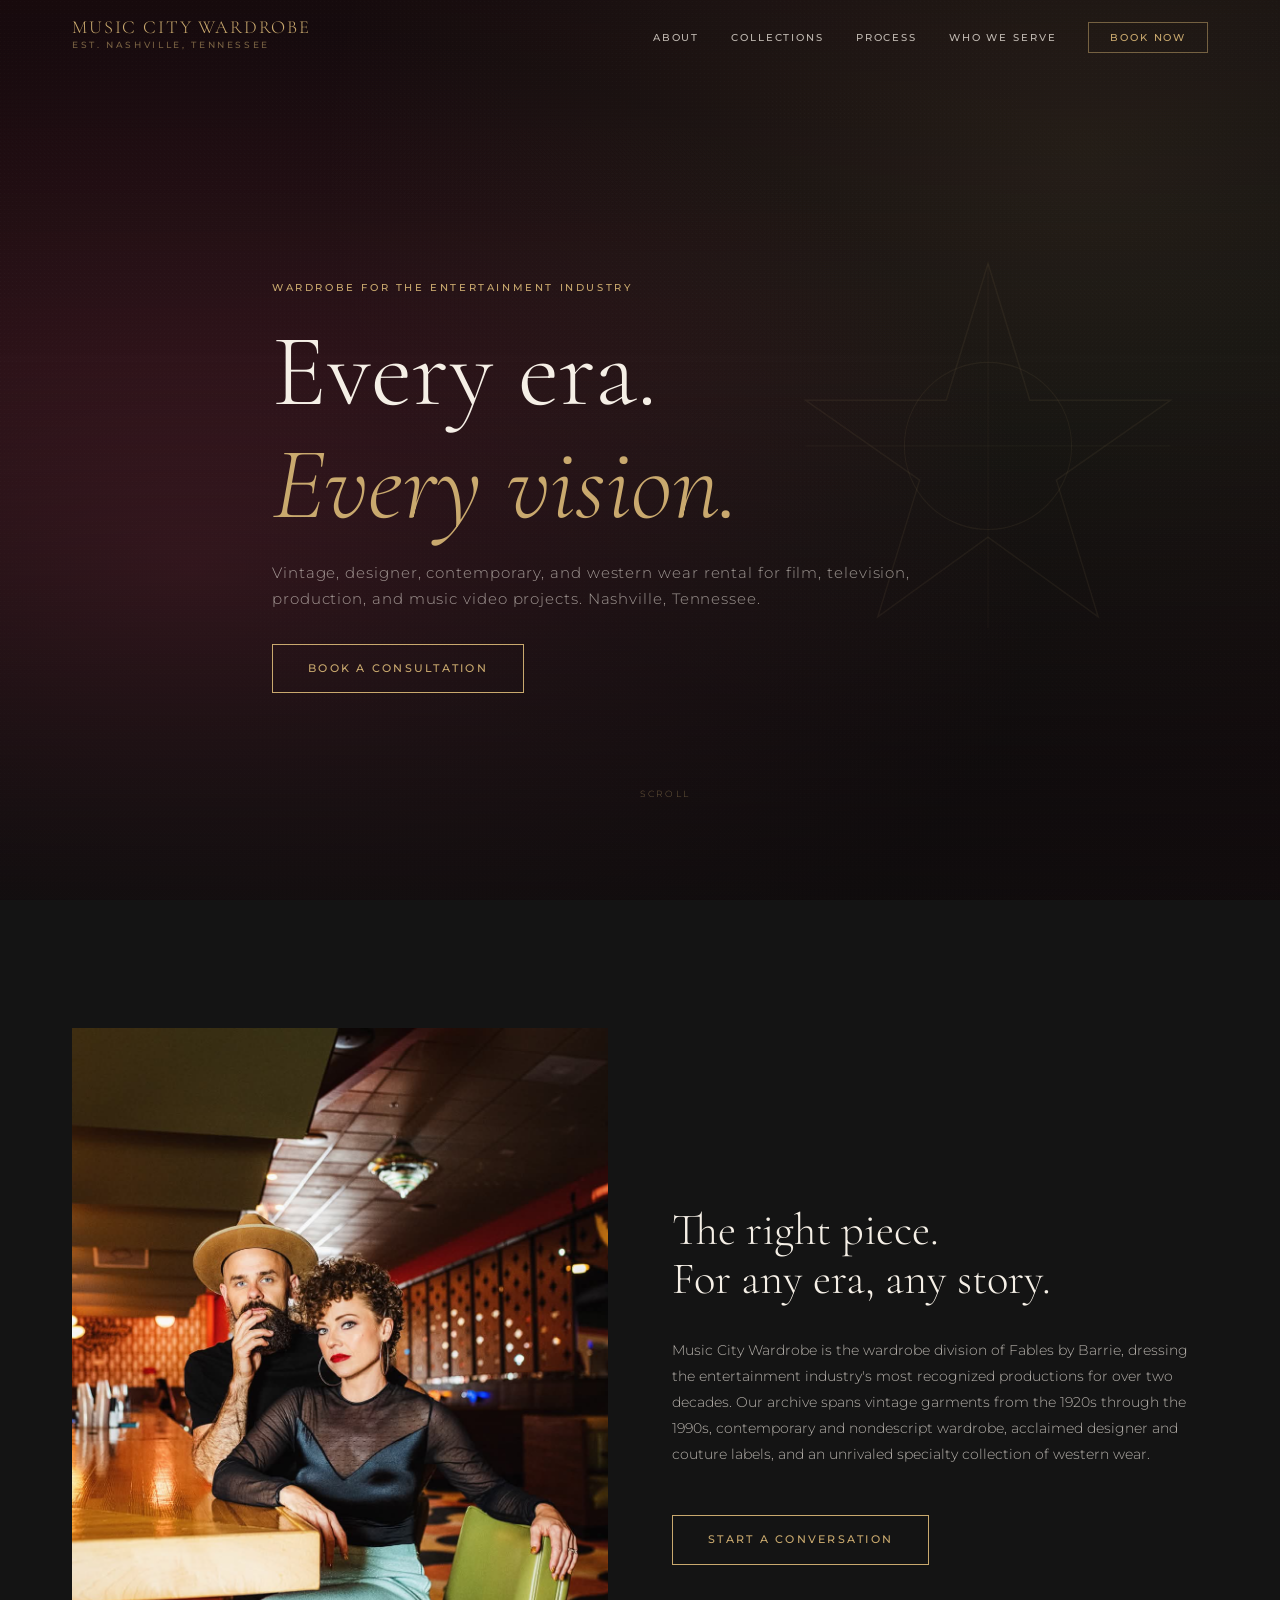
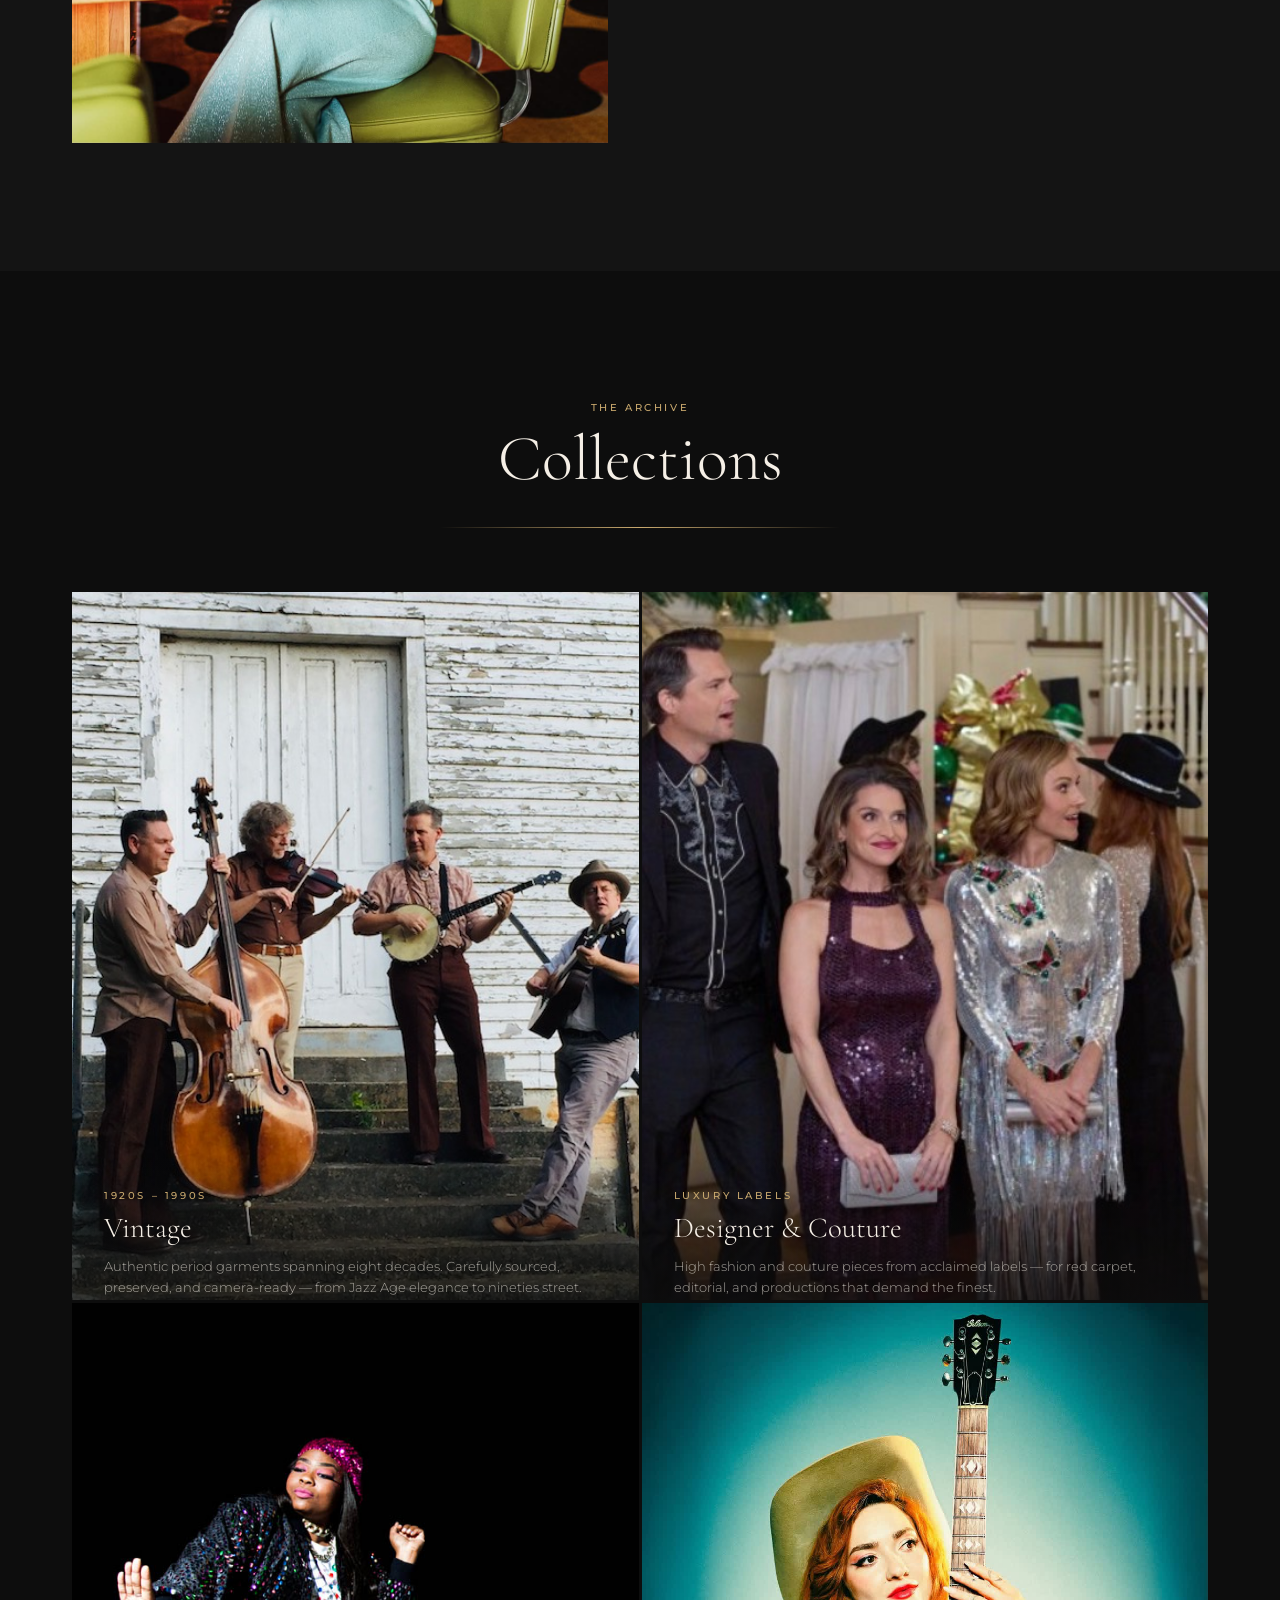
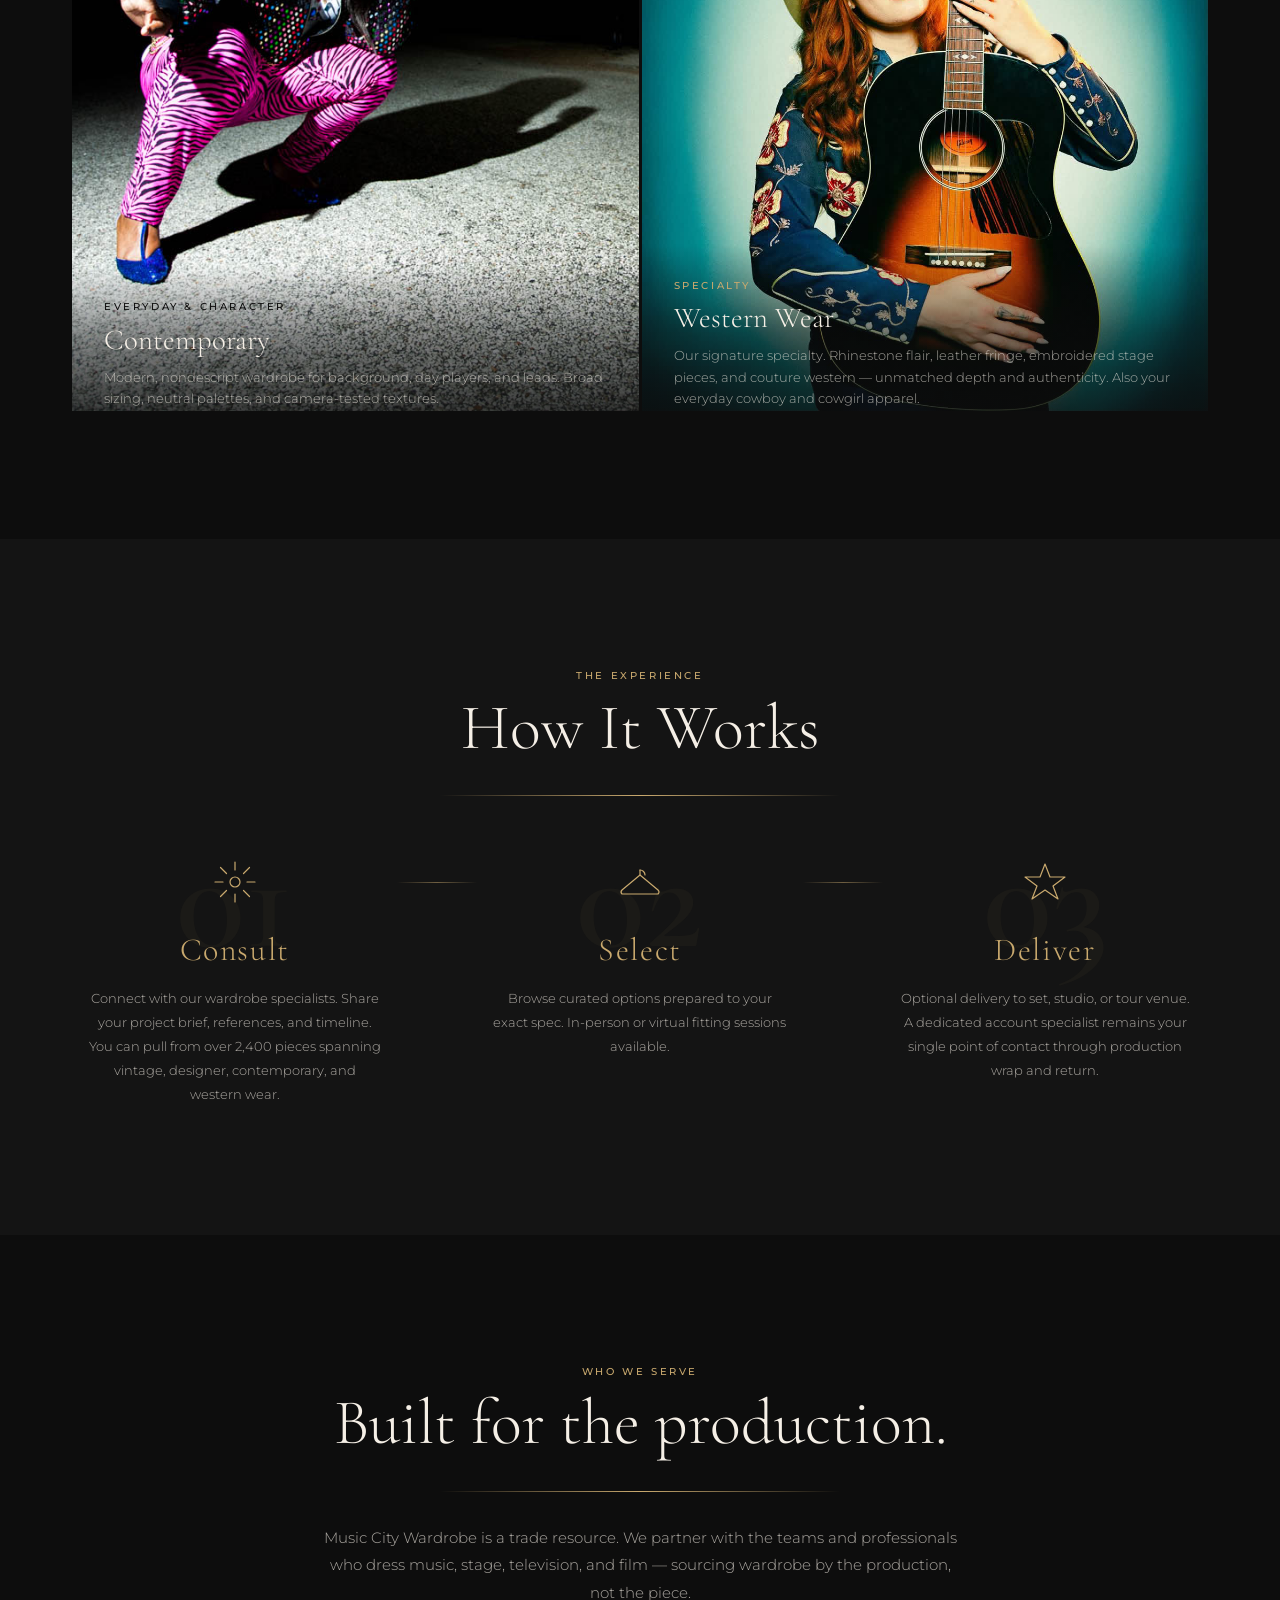
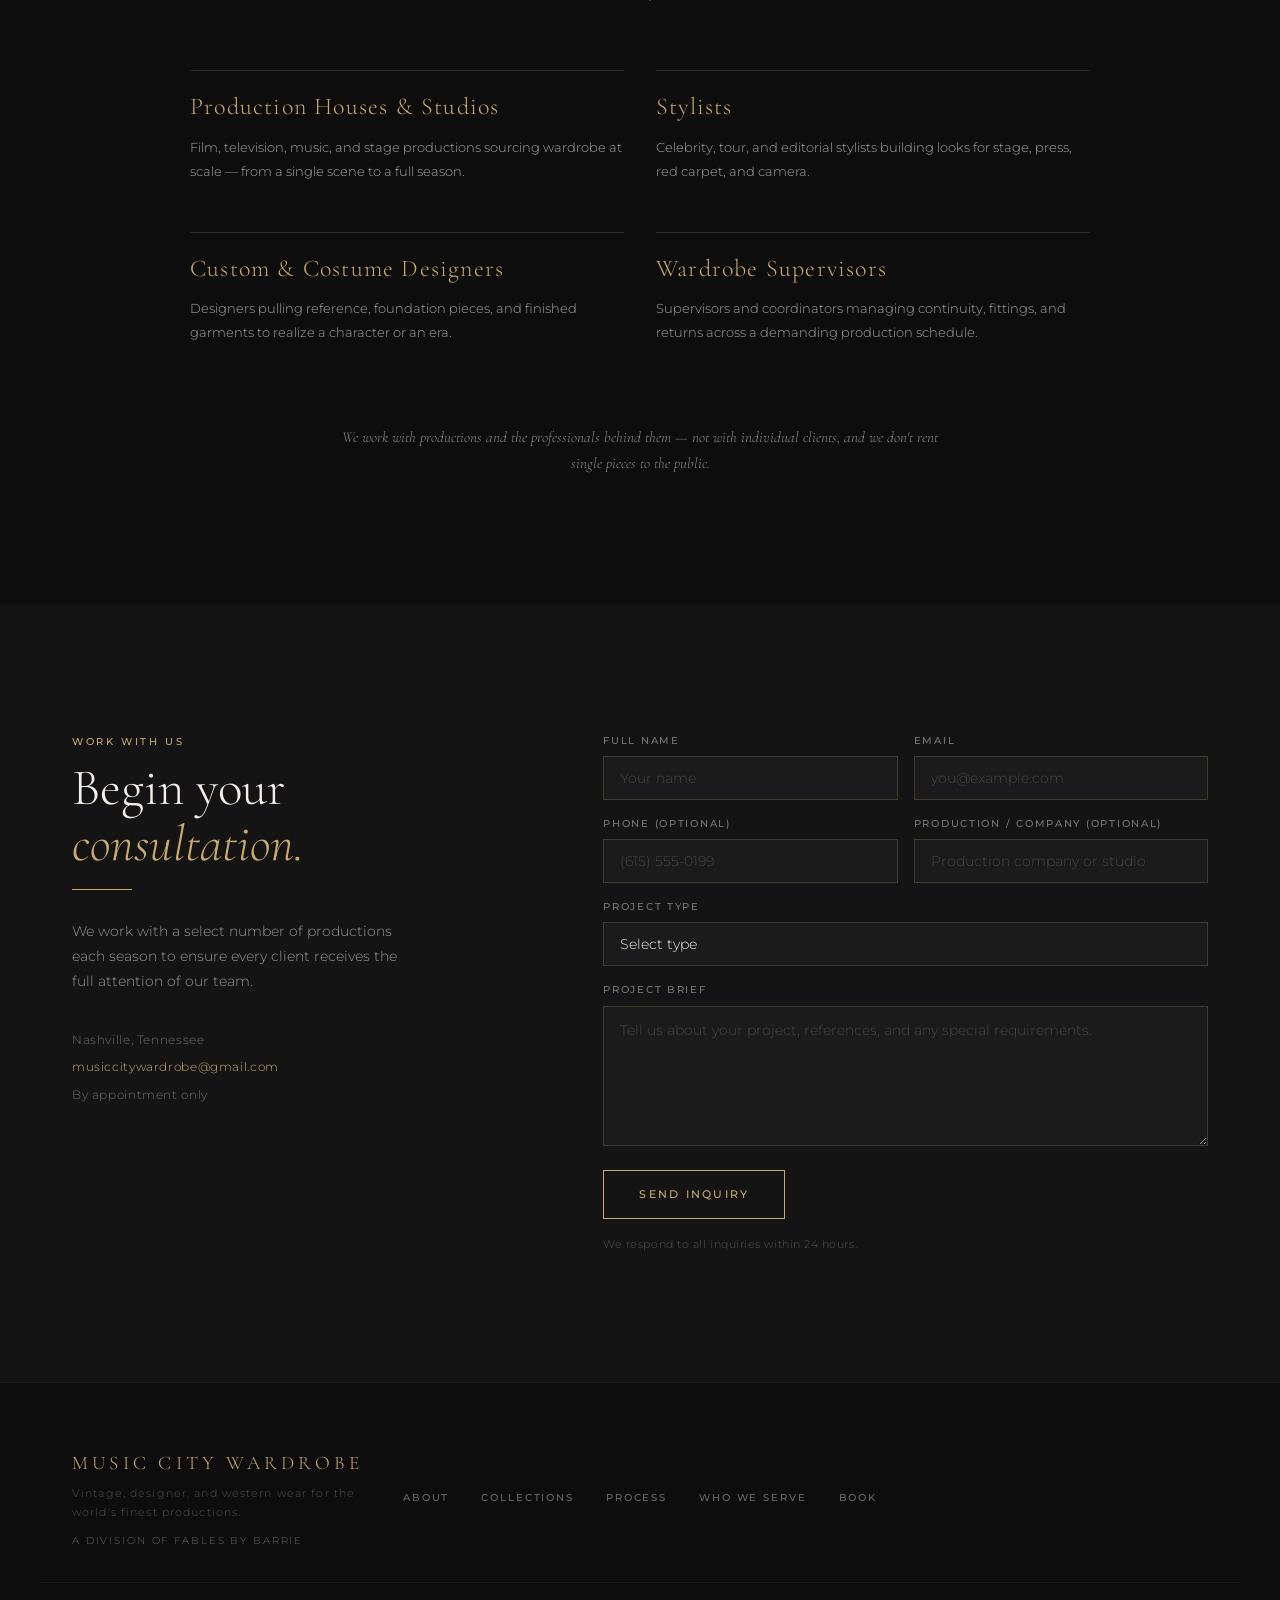
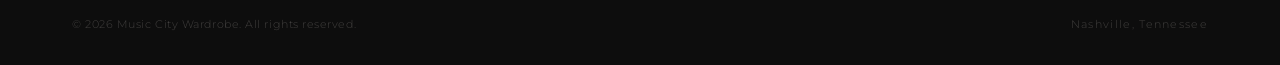
<file: index.html>
<!DOCTYPE html>
<html lang="en">
<head>
  <meta charset="UTF-8">
  <meta name="viewport" content="width=device-width, initial-scale=1.0">

  <!-- Primary meta -->
  <title>Music City Wardrobe | Nashville Wardrobe Rental for Film, TV &amp; Music</title>
  <meta name="description" content="Nashville wardrobe & costume rental for film, television, music video, and red carpet — vintage, designer, contemporary, and western wear for the entertainment industry.">
  <link rel="canonical" href="https://musiccitywardrobe.com/">
  <meta name="robots" content="index, follow">
  <meta name="theme-color" content="#0D0D0D">
  <meta name="geo.region" content="US-TN">
  <meta name="geo.placename" content="Nashville">

  <!-- Open Graph -->
  <meta property="og:type" content="website">
  <meta property="og:site_name" content="Music City Wardrobe">
  <meta property="og:title" content="Music City Wardrobe — Nashville Wardrobe Rental for Film, TV & Music">
  <meta property="og:description" content="Nashville wardrobe & costume rental for film, television, music video, and red carpet — vintage, designer, contemporary, and western wear for the entertainment industry.">
  <meta property="og:url" content="https://musiccitywardrobe.com/">
  <meta property="og:image" content="https://musiccitywardrobe.com/images/og-image.jpg">
  <meta property="og:image:width" content="1200">
  <meta property="og:image:height" content="630">
  <meta property="og:image:alt" content="Music City Wardrobe — Est. Nashville, Tennessee">
  <meta property="og:locale" content="en_US">

  <!-- Twitter -->
  <meta name="twitter:card" content="summary_large_image">
  <meta name="twitter:title" content="Music City Wardrobe — Nashville Wardrobe Rental for Film, TV & Music">
  <meta name="twitter:description" content="Nashville wardrobe & costume rental for film, television, music video, and red carpet — vintage, designer, contemporary, and western wear.">
  <meta name="twitter:image" content="https://musiccitywardrobe.com/images/og-image.jpg">

  <!-- Icons -->
  <link rel="icon" type="image/png" sizes="32x32" href="/favicon-32.png">
  <link rel="icon" type="image/png" sizes="16x16" href="/favicon-16.png">
  <link rel="apple-touch-icon" href="/apple-touch-icon.png">
  <link rel="manifest" href="/site.webmanifest">

  <!-- Fonts & styles -->
  <link rel="preconnect" href="https://fonts.googleapis.com">
  <link rel="preconnect" href="https://fonts.gstatic.com" crossorigin>
  <link href="https://fonts.googleapis.com/css2?family=Cormorant+Garamond:ital,wght@0,300;0,400;0,600;1,300;1,400;1,600&family=Montserrat:wght@300;400;500&display=swap" rel="stylesheet">
  <link rel="stylesheet" href="style.css">

  <!-- Structured data: LocalBusiness -->
  <script type="application/ld+json">
  {
    "@context": "https://schema.org",
    "@type": "LocalBusiness",
    "@id": "https://musiccitywardrobe.com/#business",
    "name": "Music City Wardrobe",
    "description": "Wardrobe and costume rental for film, television, music, and red carpet — vintage, designer, contemporary, and western wear for the entertainment industry.",
    "url": "https://musiccitywardrobe.com/",
    "logo": "https://musiccitywardrobe.com/images/logo.png",
    "image": "https://musiccitywardrobe.com/images/og-image.jpg",
    "email": "musiccitywardrobe@gmail.com",
    "address": {
      "@type": "PostalAddress",
      "addressLocality": "Nashville",
      "addressRegion": "TN",
      "addressCountry": "US"
    },
    "areaServed": [
      { "@type": "Place", "name": "Nashville, Tennessee" },
      { "@type": "Country", "name": "United States" }
    ],
    "parentOrganization": { "@type": "Organization", "name": "Fables by Barrie" },
    "knowsAbout": [
      "Wardrobe rental",
      "Costume rental",
      "Vintage clothing",
      "Western wear",
      "Designer and couture wardrobe",
      "Film and television wardrobe"
    ],
    "makesOffer": [
      { "@type": "Offer", "itemOffered": { "@type": "Service", "name": "Vintage wardrobe rental" } },
      { "@type": "Offer", "itemOffered": { "@type": "Service", "name": "Designer & couture wardrobe rental" } },
      { "@type": "Offer", "itemOffered": { "@type": "Service", "name": "Contemporary wardrobe rental" } },
      { "@type": "Offer", "itemOffered": { "@type": "Service", "name": "Western wear rental" } }
    ]
  }
  </script>
</head>
<body>

  <!-- ══════════════════════════════════════════
       NAVIGATION
  ══════════════════════════════════════════ -->
  <nav id="main-nav" role="navigation" aria-label="Main navigation">
    <div class="nav-inner container">
      <a href="#hero" class="nav-logo" aria-label="Music City Wardrobe — home">
        <div>
          <span class="nav-logo__wordmark">Music City Wardrobe</span>
          <span class="nav-logo__sub">Est. Nashville, Tennessee</span>
        </div>
      </a>

      <ul class="nav-links" role="list">
        <li><a href="#about"       class="nav-link">About</a></li>
        <li><a href="#collections" class="nav-link">Collections</a></li>
        <li><a href="#process"     class="nav-link">Process</a></li>
        <li><a href="#who-we-serve" class="nav-link">Who We Serve</a></li>
        <li><a href="#contact"     class="nav-link nav-link--cta">Book Now</a></li>
      </ul>

      <button class="nav-hamburger" aria-label="Open navigation menu" aria-expanded="false" aria-controls="nav-mobile">
        <span></span>
        <span></span>
        <span></span>
      </button>
    </div>

    <div class="nav-mobile" id="nav-mobile" aria-hidden="true" role="dialog" aria-label="Mobile navigation">
      <ul role="list">
        <li><a href="#about"       class="nav-mobile__link">About</a></li>
        <li><a href="#collections" class="nav-mobile__link">Collections</a></li>
        <li><a href="#process"     class="nav-mobile__link">Process</a></li>
        <li><a href="#who-we-serve" class="nav-mobile__link">Who We Serve</a></li>
        <li><a href="#contact"     class="nav-mobile__link">Book a Consultation</a></li>
      </ul>
    </div>
  </nav>

  <!-- ══════════════════════════════════════════
       HERO
  ══════════════════════════════════════════ -->
  <section id="hero" class="hero" aria-label="Hero">
    <div class="hero__bg" aria-hidden="true"></div>
    <div class="hero__overlay" aria-hidden="true"></div>

    <!-- Decorative large star ornament -->
    <div class="hero__ornament" aria-hidden="true">
      <svg width="380" height="380" viewBox="0 0 100 100" fill="none" xmlns="http://www.w3.org/2000/svg">
        <polygon points="50,2 61,38 98,38 68,59 79,95 50,74 21,95 32,59 2,38 39,38" stroke="currentColor" stroke-width="0.4" fill="none"/>
        <circle cx="50" cy="50" r="22" stroke="currentColor" stroke-width="0.3" fill="none"/>
        <line x1="50" y1="2" x2="50" y2="98" stroke="currentColor" stroke-width="0.2"/>
        <line x1="2" y1="50" x2="98" y2="50" stroke="currentColor" stroke-width="0.2"/>
      </svg>
    </div>

    <div class="hero__content container">
      <h1 class="overline hero__overline">Wardrobe for the Entertainment Industry</h1>
      <p class="display-heading hero__title">
        Every era.
        <em>Every vision.</em>
      </p>
      <p class="hero__sub">
        Vintage, designer, contemporary, and western wear rental for film,
        television, production, and music video projects. Nashville, Tennessee.
      </p>
      <a href="#contact" class="btn-primary hero__cta">Book a Consultation</a>
    </div>

    <div class="hero__scroll-hint" aria-hidden="true">
      <span class="hero__scroll-label">Scroll</span>
      <span class="hero__scroll-line"></span>
    </div>
  </section>

  <!-- ══════════════════════════════════════════
       ABOUT
  ══════════════════════════════════════════ -->
  <section id="about" class="section section--mid">
    <div class="container about__grid">

      <div class="about__visual reveal">
        <div class="about__img-frame">
          <img class="about__img-placeholder"
               src="images/about.jpg"
               alt="Inside the Music City Wardrobe archive in Nashville, Tennessee"
               width="1196" height="1495" loading="lazy" decoding="async">
        </div>
      </div>

      <div class="about__text">
        
        <h2 class="display-heading about__heading reveal">
          The right piece.<br>For any era, any story.
        </h2>
        <p class="about__body reveal">
          Music City Wardrobe is the wardrobe division of Fables by Barrie,
          dressing the entertainment industry's most recognized productions
          for over two decades. Our archive spans vintage garments from the
          1920s through the 1990s, contemporary and nondescript wardrobe,
          acclaimed designer and couture labels, and an unrivaled specialty
          collection of western wear.
        </p>
<!--
        <div class="about__stat-row reveal">
          <div>
            <span class="about__stat-num">2,400+</span>
            <span class="about__stat-label">Archive Pieces</span>
          </div>
          <div>
            <span class="about__stat-num">26</span>
            <span class="about__stat-label">Years Serving the Industry</span>
          </div>
          <div>
            <span class="about__stat-num">400+</span>
            <span class="about__stat-label">Productions Dressed</span>
          </div>
        </div>
      -->
        <a href="#contact" class="btn-primary about__cta reveal">Start a Conversation</a>
      </div>

    </div>
  </section>

  <!-- ══════════════════════════════════════════
       COLLECTIONS
  ══════════════════════════════════════════ -->
  <section id="collections" class="section section--dark">
    <div class="container">
      <div class="collections__header">
        <p class="overline reveal">The Archive</p>
        <h2 class="display-heading collections__heading reveal">Collections</h2>
        <hr class="gold-divider reveal" aria-hidden="true">
      </div>

      <div class="collections__grid">

        <article class="collection-card reveal" data-index="0">
          <img class="collection-card__img collection-card__img--stage"
               src="images/vintage.jpg" alt="Vintage garments from the Music City Wardrobe archive, spanning the 1920s through the 1990s"
               width="587" height="640" loading="lazy" decoding="async">
          <div class="collection-card__body">
            <span class="collection-card__label overline">1920s – 1990s</span>
            <h3 class="collection-card__title">Vintage</h3>
            <p class="collection-card__desc">
              Authentic period garments spanning eight decades. Carefully sourced,
              preserved, and camera-ready — from Jazz Age elegance to nineties street.
            </p>
          </div>
        </article>

        <article class="collection-card reveal" data-index="1">
          <img class="collection-card__img collection-card__img--film"
               src="images/designer.jpg" alt="Designer and couture wardrobe pieces for red carpet, editorial, and film productions"
               width="906" height="606" loading="lazy" decoding="async">
          <div class="collection-card__body">
            <span class="collection-card__label overline">Luxury Labels</span>
            <h3 class="collection-card__title">Designer &amp; Couture</h3>
            <p class="collection-card__desc">
              High fashion and couture pieces from acclaimed labels — for red carpet,
              editorial, and productions that demand the finest.
            </p>
          </div>
        </article>

        <article class="collection-card reveal" data-index="2">
          <img class="collection-card__img collection-card__img--editorial"
               src="images/contemporary.jpg" alt="Contemporary wardrobe rental for background actors, day players, and leads"
               width="1200" height="800" loading="lazy" decoding="async">
          <div class="collection-card__body">
            <span class="collection-card__label overline">Everyday &amp; Character</span>
            <h3 class="collection-card__title">Contemporary</h3>
            <p class="collection-card__desc">
              Modern, nondescript wardrobe for background, day players, and leads.
              Broad sizing, neutral palettes, and camera-tested textures.
            </p>
          </div>
        </article>

        <article class="collection-card reveal" data-index="3">
          <img class="collection-card__img collection-card__img--redcarpet"
               src="images/western-wear.jpg" alt="Western wear rental in Nashville — rhinestone, leather fringe, and embroidered stage pieces"
               width="1080" height="1350" loading="lazy" decoding="async">
          <div class="collection-card__body">
            <span class="collection-card__label overline">Specialty</span>
            <h3 class="collection-card__title">Western Wear</h3>
            <p class="collection-card__desc">
              Our signature specialty. Rhinestone flair, leather fringe, embroidered
              stage pieces, and couture western — unmatched depth and authenticity. Also your everyday cowboy and cowgirl apparel.
            </p>
          </div>
        </article>

      </div>
    </div>
  </section>

  <!-- ══════════════════════════════════════════
       HOW IT WORKS
  ══════════════════════════════════════════ -->
  <section id="process" class="section section--mid">
    <div class="container">
      <div class="process__header">
        <p class="overline reveal">The Experience</p>
        <h2 class="display-heading process__heading reveal">How It Works</h2>
        <hr class="gold-divider reveal" aria-hidden="true">
      </div>

      <div class="process__steps">

        <div class="process-step reveal" data-index="0">
          <span class="process-step__bg-num" aria-hidden="true">01</span>
          <div class="process-step__icon" aria-hidden="true">
            <!-- Spur / rowel SVG icon -->
            <svg viewBox="0 0 44 44" fill="none" stroke="currentColor" stroke-width="1.2" stroke-linecap="round" stroke-linejoin="round" xmlns="http://www.w3.org/2000/svg">
              <circle cx="22" cy="22" r="5"/>
              <line x1="22" y1="2"  x2="22" y2="10"/>
              <line x1="22" y1="34" x2="22" y2="42"/>
              <line x1="2"  y1="22" x2="10" y2="22"/>
              <line x1="34" y1="22" x2="42" y2="22"/>
              <line x1="7.5"  y1="7.5"  x2="13.5" y2="13.5"/>
              <line x1="30.5" y1="30.5" x2="36.5" y2="36.5"/>
              <line x1="36.5" y1="7.5"  x2="30.5" y2="13.5"/>
              <line x1="13.5" y1="30.5" x2="7.5"  y2="36.5"/>
            </svg>
          </div>
          <h3 class="process-step__title">Consult</h3>
          <p class="process-step__desc">
            Connect with our wardrobe specialists. Share your project brief,
            references, and timeline. You can pull from over 2,400 pieces spanning
            vintage, designer, contemporary, and western wear.
          </p>
        </div>

        <div class="process-connector" aria-hidden="true">
          <span class="process-connector__line"></span>
        </div>

        <div class="process-step reveal" data-index="1">
          <span class="process-step__bg-num" aria-hidden="true">02</span>
          <div class="process-step__icon" aria-hidden="true">
            <!-- Hanger SVG icon -->
            <svg viewBox="0 0 44 44" fill="none" stroke="currentColor" stroke-width="1.2" stroke-linecap="round" stroke-linejoin="round" xmlns="http://www.w3.org/2000/svg">
              <path d="M22 10 A5 5 0 0 1 27 15"/>
              <path d="M22 10 L22 15"/>
              <path d="M22 15 L4 30 Q2 32 4 34 L40 34 Q42 32 40 30 Z"/>
            </svg>
          </div>
          <h3 class="process-step__title">Select</h3>
          <p class="process-step__desc">
            Browse curated options prepared to your exact spec. In-person or
            virtual fitting sessions available.
          </p>
        </div>

        <div class="process-connector" aria-hidden="true">
          <span class="process-connector__line"></span>
        </div>

        <div class="process-step reveal" data-index="2">
          <span class="process-step__bg-num" aria-hidden="true">03</span>
          <div class="process-step__icon" aria-hidden="true">
            <!-- Star SVG icon -->
            <svg viewBox="0 0 44 44" fill="none" stroke="currentColor" stroke-width="1.2" stroke-linecap="round" stroke-linejoin="round" xmlns="http://www.w3.org/2000/svg">
              <polygon points="22,4 27,17 42,17 30,26 35,39 22,30 9,39 14,26 2,17 17,17"/>
            </svg>
          </div>
          <h3 class="process-step__title">Deliver</h3>
          <p class="process-step__desc">
            Optional delivery to set, studio, or tour venue. A dedicated
            account specialist remains your single point of contact through
            production wrap and return.
          </p>
        </div>

      </div>
    </div>
  </section>

  <!-- ══════════════════════════════════════════
       CLIENTS / TESTIMONIALS
  ══════════════════════════════════════════ -->

  <!-- ══════════════════════════════════════════
       WHO WE SERVE
  ══════════════════════════════════════════ -->
  <section id="who-we-serve" class="section section--dark">
    <div class="container">
      <div class="audience__header">
        <p class="overline reveal">Who We Serve</p>
        <h2 class="display-heading audience__heading reveal">Built for the production.</h2>
        <hr class="gold-divider reveal" aria-hidden="true">
        <p class="audience__lead reveal">
          Music City Wardrobe is a trade resource. We partner with the teams and professionals
          who dress music, stage, television, and film — sourcing wardrobe by the production,
          not the piece.
        </p>
      </div>

      <div class="audience__grid">

        <div class="audience__item reveal" data-index="0">
          <h3 class="audience__name">Production Houses &amp; Studios</h3>
          <p class="audience__desc">
            Film, television, music, and stage productions sourcing wardrobe at scale —
            from a single scene to a full season.
          </p>
        </div>

        <div class="audience__item reveal" data-index="1">
          <h3 class="audience__name">Stylists</h3>
          <p class="audience__desc">
            Celebrity, tour, and editorial stylists building looks for stage, press,
            red carpet, and camera.
          </p>
        </div>

        <div class="audience__item reveal" data-index="2">
          <h3 class="audience__name">Custom &amp; Costume Designers</h3>
          <p class="audience__desc">
            Designers pulling reference, foundation pieces, and finished garments to
            realize a character or an era.
          </p>
        </div>

        <div class="audience__item reveal" data-index="3">
          <h3 class="audience__name">Wardrobe Supervisors</h3>
          <p class="audience__desc">
            Supervisors and coordinators managing continuity, fittings, and returns
            across a demanding production schedule.
          </p>
        </div>

      </div>

      <p class="audience__note reveal">
        We work with productions and the professionals behind them — not with individual
        clients, and we don't rent single pieces to the public.
      </p>
    </div>
  </section>

  <!-- ══════════════════════════════════════════
       CONTACT / BOOKING
  ══════════════════════════════════════════ -->
  <section id="contact" class="section section--mid">
    <div class="container contact__layout">

      <div class="contact__intro">
        <p class="overline reveal">Work With Us</p>
        <h2 class="display-heading contact__heading reveal">
          Begin your<br><em>consultation.</em>
        </h2>
        <div class="contact__accent-line reveal"></div>
        <p class="contact__note reveal">
          We work with a select number of productions each season to ensure every
          client receives the full attention of our team. 
        </p>
        <address class="contact__details reveal">
          <p>Nashville, Tennessee</p>
          <p><a href="mailto:musiccitywardrobe@gmail.com">musiccitywardrobe@gmail.com</a></p>
          <p>By appointment only</p>
        </address>
      </div>

      <form class="contact__form reveal" id="booking-form" novalidate>

        <div class="form-group">
          <label for="field-name" class="form-label">Full Name</label>
          <input type="text" id="field-name" name="name"
                 class="form-input" placeholder="Your name" required
                 autocomplete="name">
        </div>

        <div class="form-group">
          <label for="field-email" class="form-label">Email</label>
          <input type="email" id="field-email" name="email"
                 class="form-input" placeholder="you@example.com" required
                 autocomplete="email">
        </div>

        <div class="form-group">
          <label for="field-phone" class="form-label">Phone (Optional)</label>
          <input type="tel" id="field-phone" name="phone"
                 class="form-input" placeholder="(615) 555-0199"
                 autocomplete="tel">
        </div>

        <div class="form-group">
          <label for="field-company" class="form-label">Production / Company (Optional)</label>
          <input type="text" id="field-company" name="company"
                 class="form-input" placeholder="Production company or studio"
                 autocomplete="organization">
        </div>

        <div class="form-group form-group--full">
          <label for="field-project-type" class="form-label">Project Type</label>
          <select id="field-project-type" name="project_type" class="form-input form-select" required>
            <option value="" disabled selected>Select type</option>
            <option value="film-tv">Film &amp; Television</option>
            <option value="music-video">Music Video</option>
            <option value="tour">Concert Tour</option>
            <option value="editorial">Editorial / Print</option>
            <option value="red-carpet">Red Carpet / Events</option>
            <option value="other">Other</option>
          </select>
        </div>

        <div class="form-group form-group--full">
          <label for="field-message" class="form-label">Project Brief</label>
          <textarea id="field-message" name="message" class="form-input form-textarea"
                    rows="5"
                    placeholder="Tell us about your project, references, and any special requirements."
                    required></textarea>
        </div>

        <button type="submit" class="btn-primary form-submit">
          Send Inquiry
        </button>

        <p class="form-disclaimer">
          We respond to all inquiries within 24 hours.
        </p>

      </form>

    </div>
  </section>

  <!-- ══════════════════════════════════════════
       FOOTER
  ══════════════════════════════════════════ -->
  <footer class="site-footer">
    <div class="container footer__inner">

      <div class="footer__brand">
        <span class="footer__brand-name">Music City Wardrobe</span>
        <p class="footer__tagline">Vintage, designer, and western wear for the world's finest productions.</p>
        <p class="footer__parent">A division of Fables by Barrie</p>
      </div>

      <nav class="footer__nav" aria-label="Footer navigation">
        <a href="#about">About</a>
        <a href="#collections">Collections</a>
        <a href="#process">Process</a>
        <a href="#who-we-serve">Who We Serve</a>
        <a href="#contact">Book</a>
      </nav>

    </div>

    <div class="footer__bottom container">
      <p class="footer__copy">&copy; <span id="footer-year"></span> Music City Wardrobe. All rights reserved.</p>
      <p class="footer__locations">Nashville, Tennessee</p>
    </div>
  </footer>

  <script src="script.js"></script>

</body>
</html>
</file>
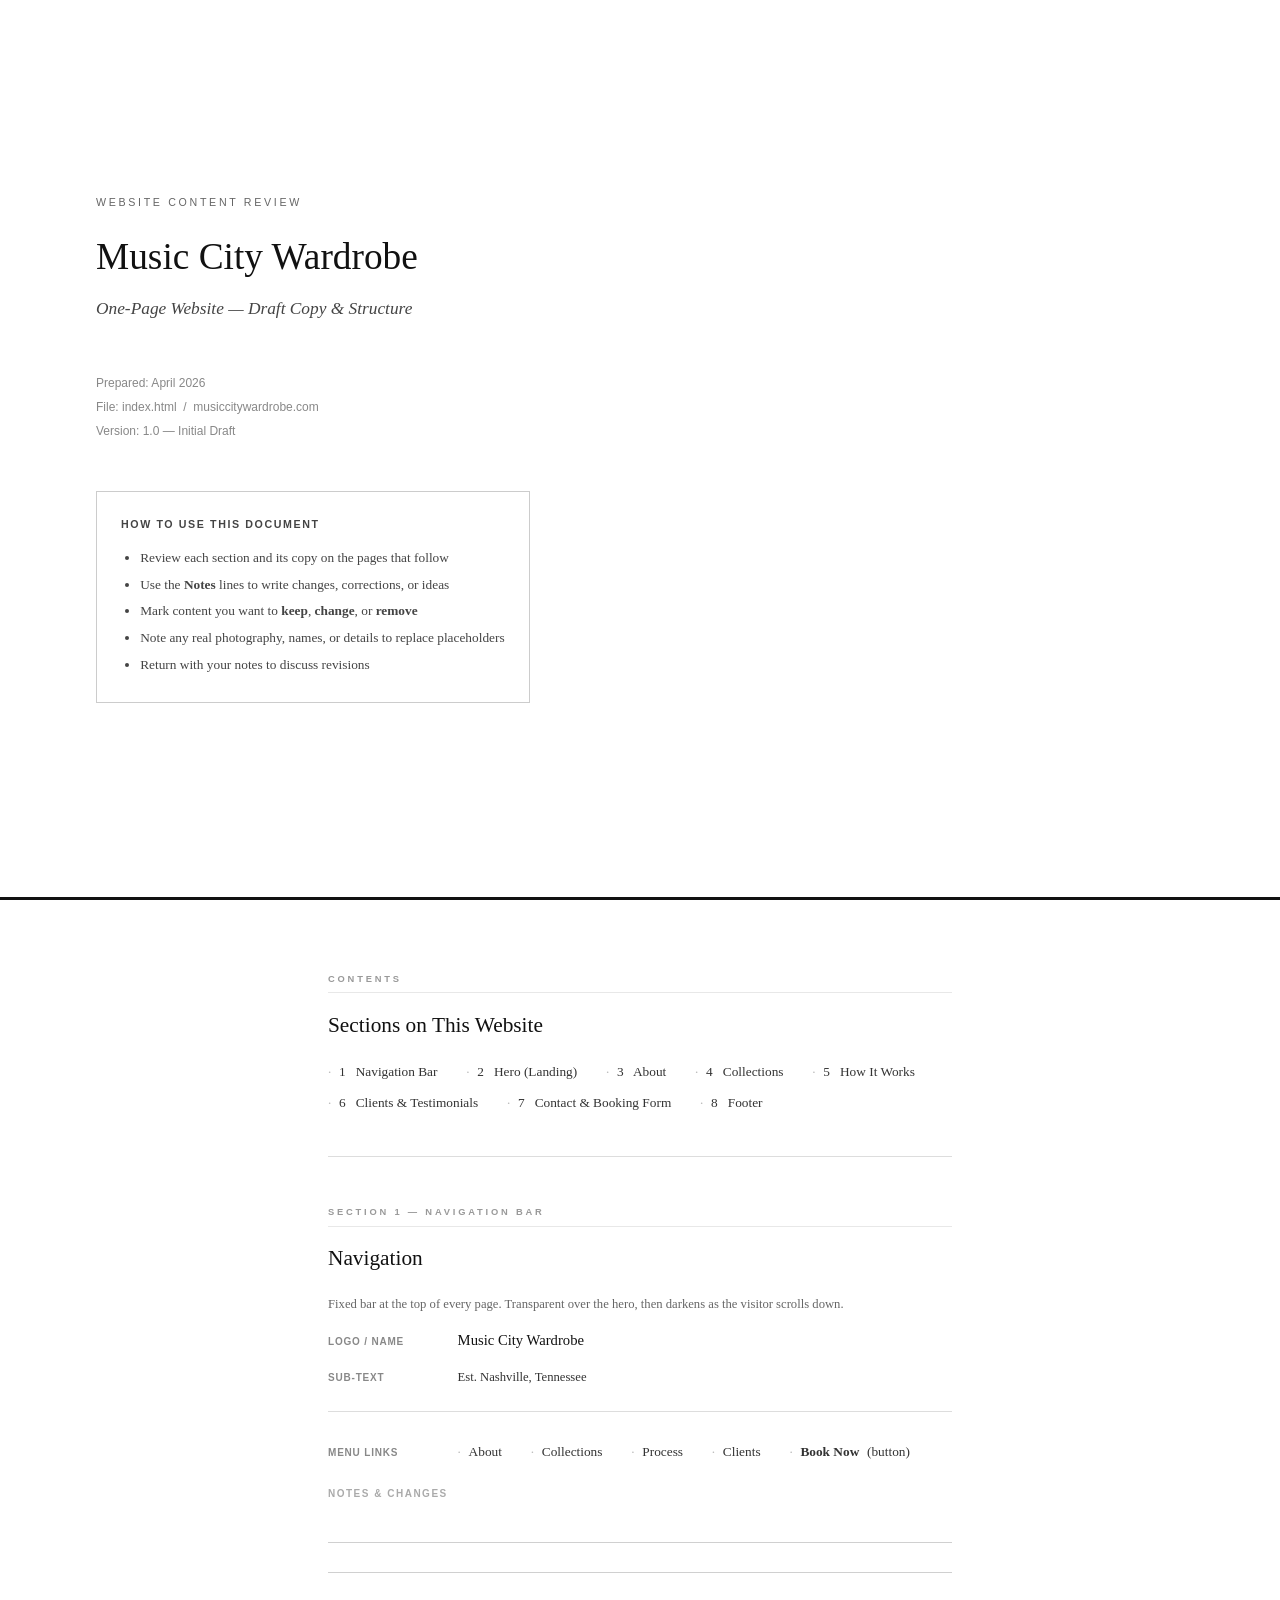
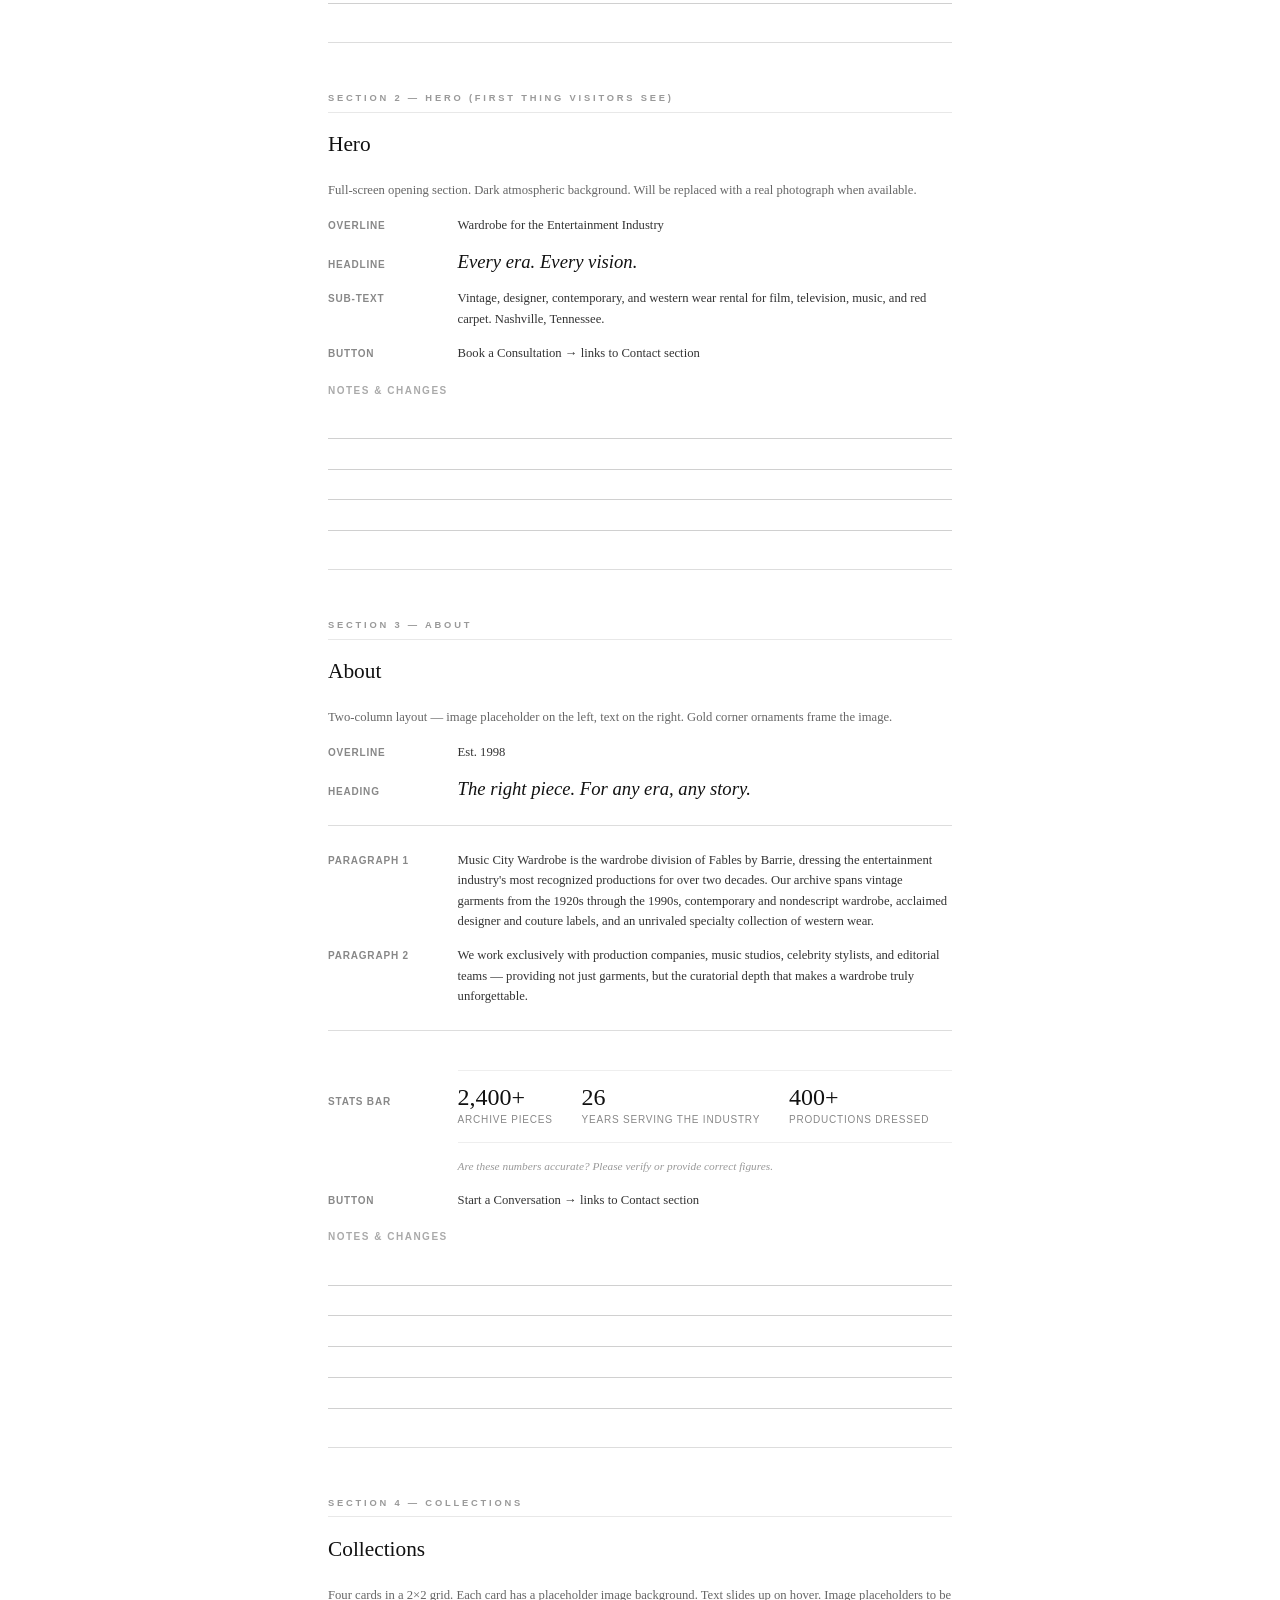
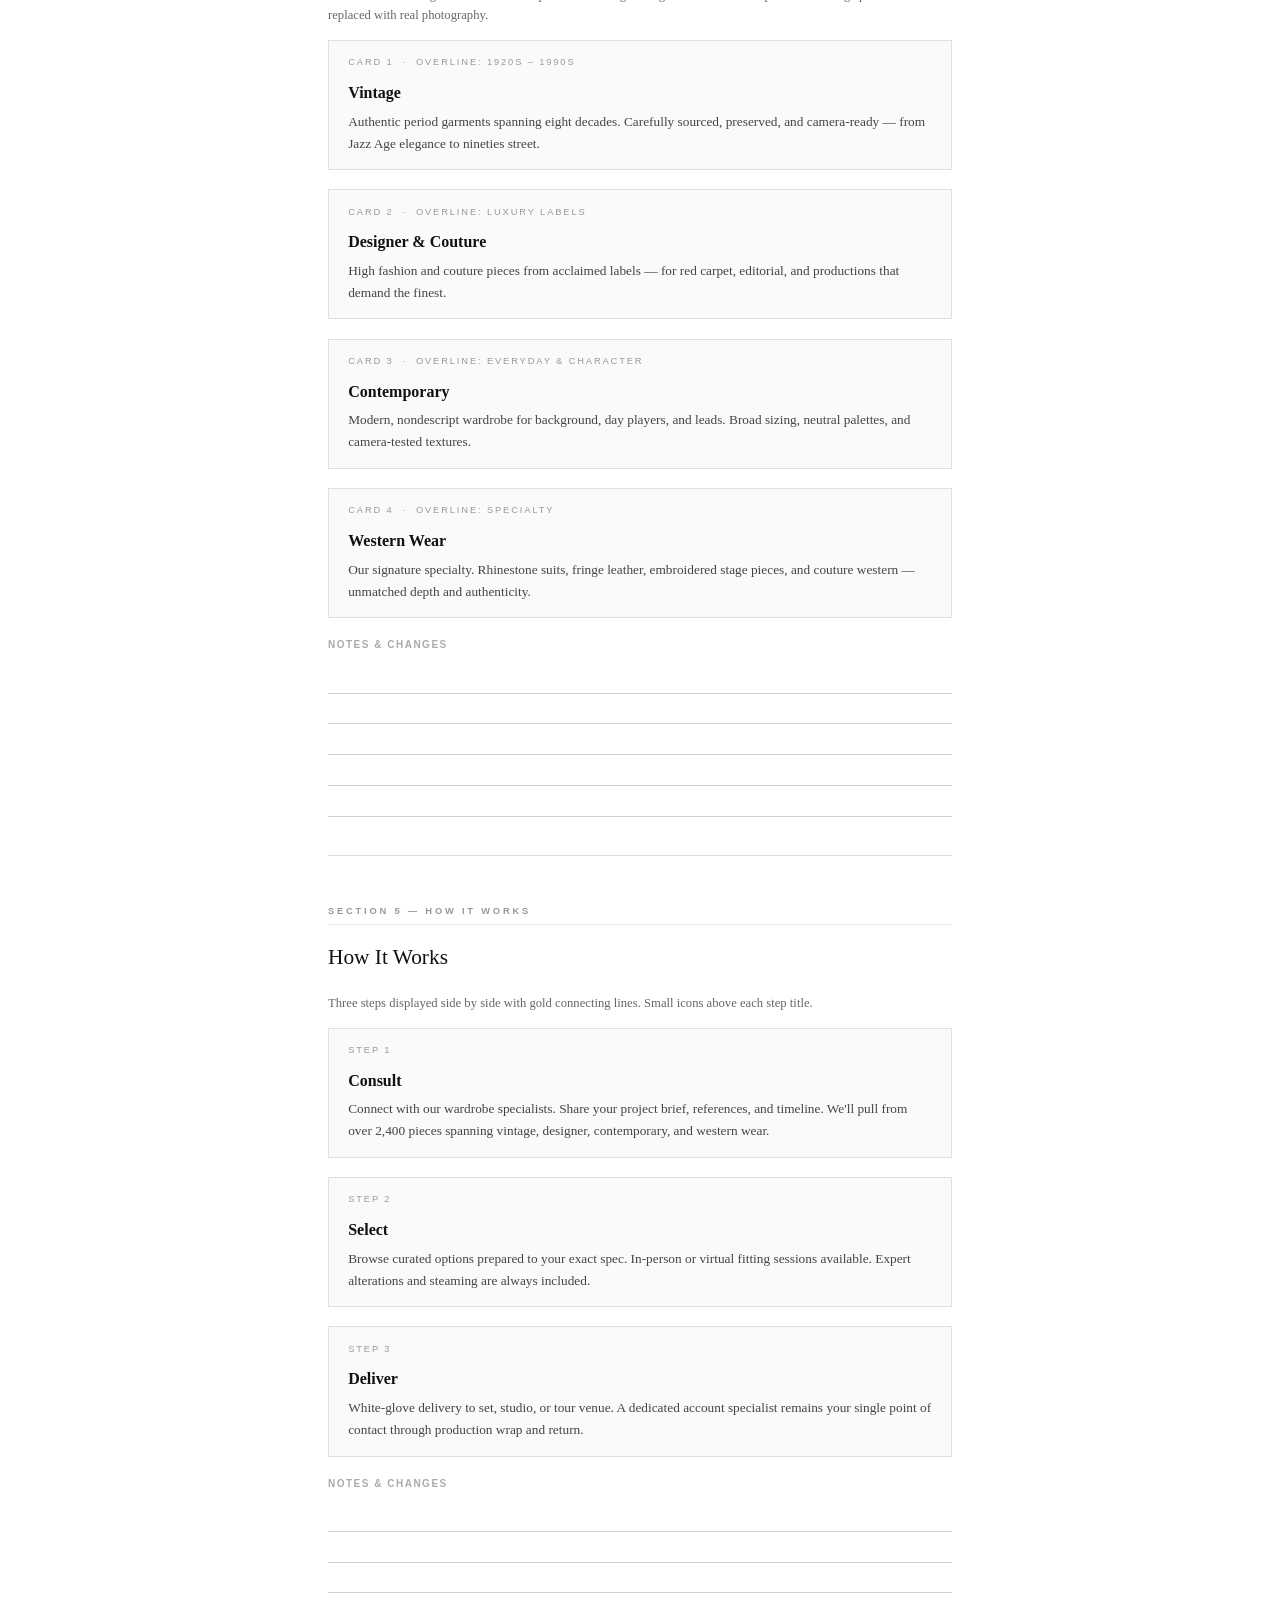
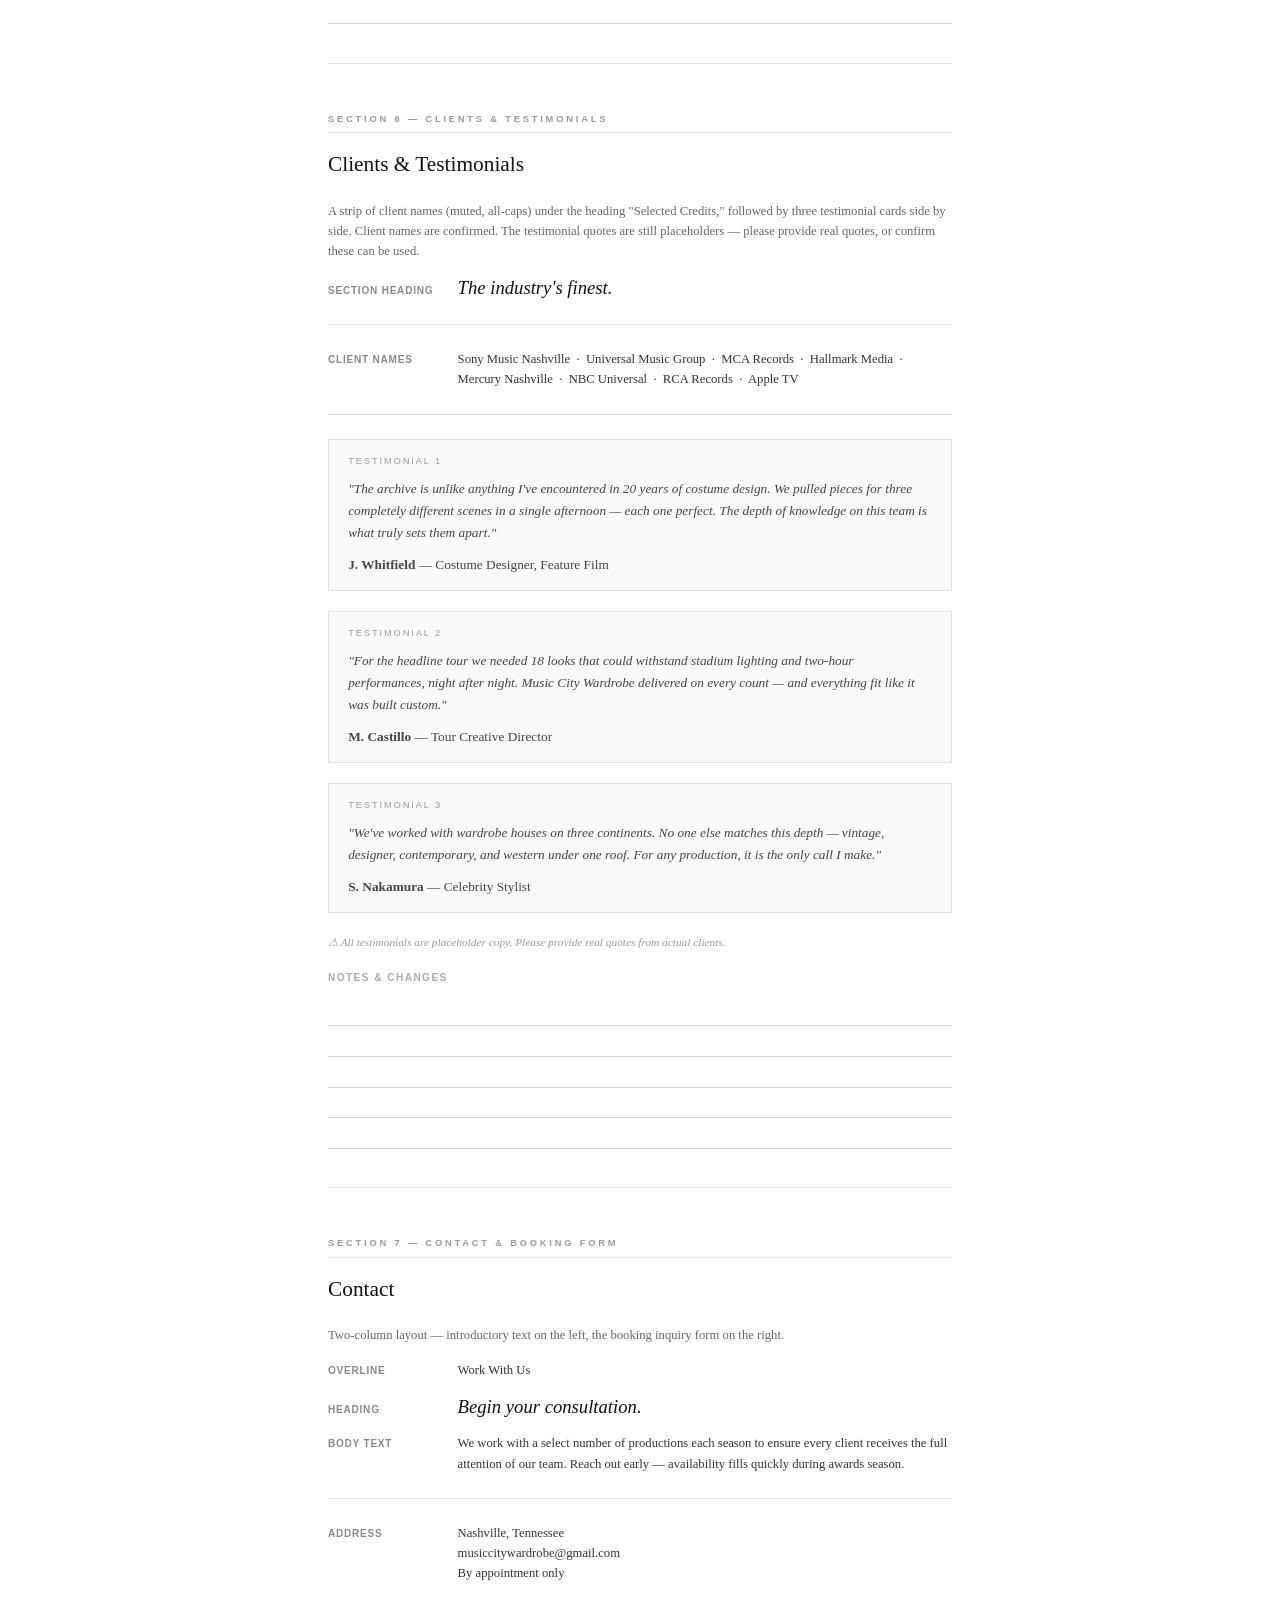
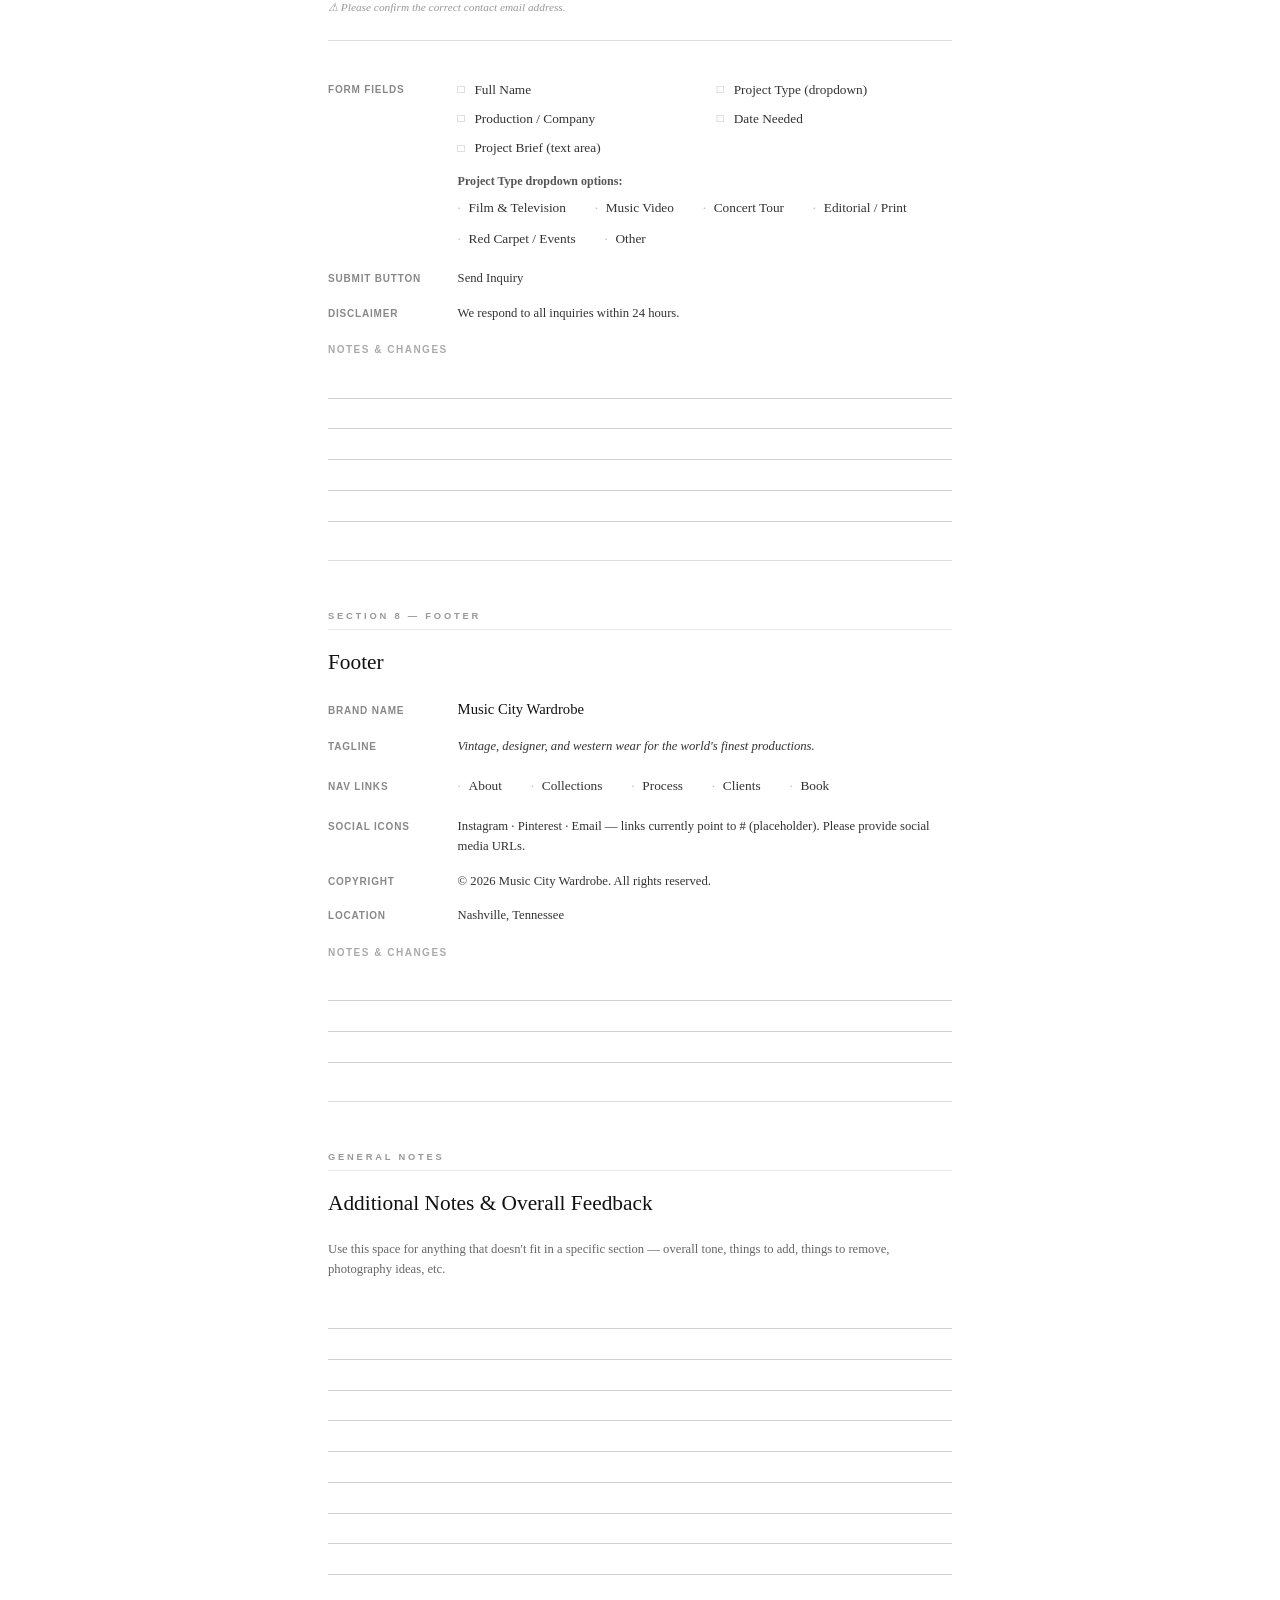
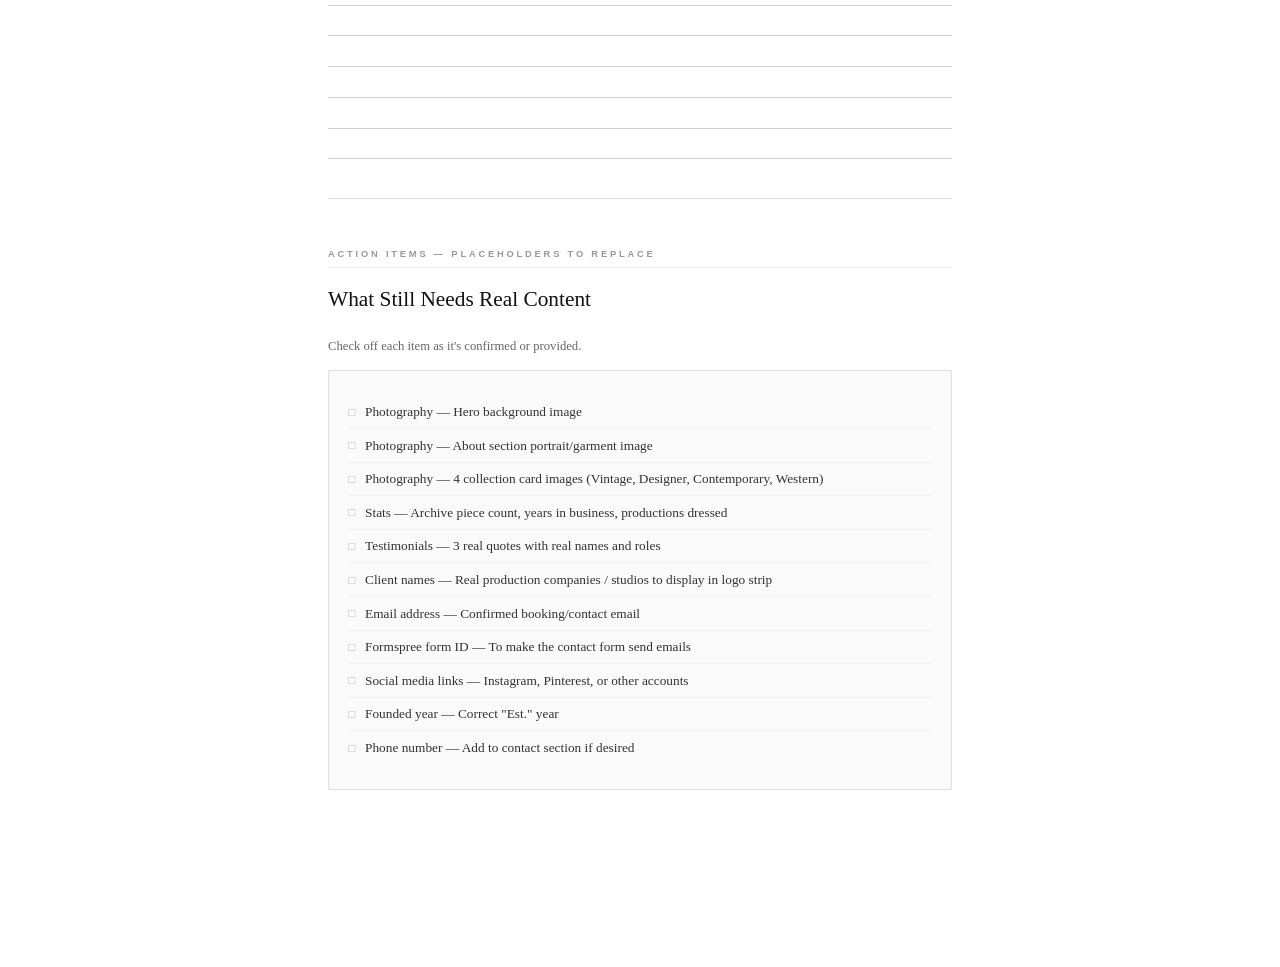
<file: review.html>
<!DOCTYPE html>
<html lang="en">
<head>
  <meta charset="UTF-8">
  <meta name="viewport" content="width=device-width, initial-scale=1.0">
  <title>Music City Wardrobe — Website Content Review</title>
  <style>
    /* ── Base ─────────────────────────────────────────── */
    * { box-sizing: border-box; margin: 0; padding: 0; }

    body {
      font-family: Georgia, 'Times New Roman', serif;
      font-size: 11pt;
      color: #111;
      background: #fff;
      padding: 0;
      line-height: 1.6;
    }

    /* ── Cover Page ───────────────────────────────────── */
    .cover {
      min-height: 100vh;
      display: flex;
      flex-direction: column;
      justify-content: center;
      align-items: flex-start;
      padding: 2in 1in;
      border-bottom: 3px solid #111;
      page-break-after: always;
    }

    .cover__label {
      font-family: Arial, Helvetica, sans-serif;
      font-size: 8pt;
      letter-spacing: 0.25em;
      text-transform: uppercase;
      color: #666;
      margin-bottom: 1.5rem;
    }

    .cover__title {
      font-size: 28pt;
      font-weight: normal;
      line-height: 1.2;
      margin-bottom: 1rem;
    }

    .cover__subtitle {
      font-size: 13pt;
      color: #444;
      font-style: italic;
      margin-bottom: 3rem;
    }

    .cover__meta {
      font-family: Arial, Helvetica, sans-serif;
      font-size: 9pt;
      color: #888;
      line-height: 2;
    }

    .cover__instructions {
      margin-top: 3rem;
      padding: 1.5rem;
      border: 1px solid #ccc;
      max-width: 5in;
    }

    .cover__instructions h3 {
      font-family: Arial, Helvetica, sans-serif;
      font-size: 8pt;
      letter-spacing: 0.15em;
      text-transform: uppercase;
      margin-bottom: 0.75rem;
      color: #444;
    }

    .cover__instructions ul {
      list-style: disc;
      padding-left: 1.2rem;
      font-size: 10pt;
      color: #444;
      line-height: 2;
    }

    /* ── Page Layout ──────────────────────────────────── */
    .page {
      padding: 0.75in 1in;
      max-width: 8.5in;
      margin: 0 auto;
    }

    /* ── Section Block ────────────────────────────────── */
    .section-block {
      page-break-inside: avoid;
      margin-bottom: 0.5in;
      padding-bottom: 0.4in;
      border-bottom: 1px solid #ddd;
    }

    .section-block:last-child {
      border-bottom: none;
    }

    /* Force page break before major sections */
    .section-block--break {
      page-break-before: always;
    }

    /* ── Section Header ───────────────────────────────── */
    .section-tag {
      font-family: Arial, Helvetica, sans-serif;
      font-size: 7pt;
      font-weight: bold;
      letter-spacing: 0.3em;
      text-transform: uppercase;
      color: #999;
      display: block;
      margin-bottom: 0.15in;
      padding-bottom: 4pt;
      border-bottom: 1px solid #e8e8e8;
    }

    .section-heading {
      font-size: 16pt;
      font-weight: normal;
      margin-bottom: 0.2in;
      color: #111;
    }

    /* ── Content Items ────────────────────────────────── */
    .content-row {
      display: flex;
      gap: 0.25in;
      margin-bottom: 0.15in;
      align-items: baseline;
    }

    .content-label {
      font-family: Arial, Helvetica, sans-serif;
      font-size: 7.5pt;
      font-weight: bold;
      letter-spacing: 0.08em;
      text-transform: uppercase;
      color: #888;
      min-width: 1.1in;
      flex-shrink: 0;
      padding-top: 1pt;
    }

    .content-value {
      font-size: 11pt;
      color: #111;
      flex: 1;
    }

    .content-value--italic {
      font-style: italic;
    }

    .content-value--large {
      font-size: 14pt;
      line-height: 1.3;
    }

    .content-value--small {
      font-size: 9.5pt;
      color: #333;
    }

    /* ── Card Group (Collections, Steps, Testimonials) ── */
    .card-group {
      margin-top: 0.1in;
    }

    .card-item {
      page-break-inside: avoid;
      margin-bottom: 0.2in;
      padding: 0.15in 0.2in;
      border: 1px solid #e0e0e0;
      background: #fafafa;
    }

    .card-item__header {
      display: flex;
      gap: 0.15in;
      align-items: baseline;
      margin-bottom: 0.1in;
    }

    .card-item__tag {
      font-family: Arial, Helvetica, sans-serif;
      font-size: 7pt;
      letter-spacing: 0.2em;
      text-transform: uppercase;
      color: #999;
    }

    .card-item__title {
      font-size: 12pt;
      font-weight: bold;
      color: #111;
    }

    .card-item__body {
      font-size: 10pt;
      color: #444;
      line-height: 1.65;
    }

    /* ── Stat Row ─────────────────────────────────────── */
    .stat-row {
      display: flex;
      gap: 0.3in;
      margin: 0.15in 0;
      padding: 0.15in 0;
      border-top: 1px solid #eee;
      border-bottom: 1px solid #eee;
    }

    .stat-item__num {
      font-size: 18pt;
      font-weight: normal;
      color: #111;
      display: block;
      line-height: 1;
    }

    .stat-item__label {
      font-family: Arial, Helvetica, sans-serif;
      font-size: 7.5pt;
      letter-spacing: 0.08em;
      text-transform: uppercase;
      color: #888;
      display: block;
      margin-top: 2pt;
    }

    /* ── Form Field List ──────────────────────────────── */
    .field-list {
      columns: 2;
      column-gap: 0.25in;
      margin: 0.1in 0;
    }

    .field-item {
      font-size: 10pt;
      color: #333;
      padding: 3pt 0;
      break-inside: avoid;
      display: flex;
      align-items: center;
      gap: 0.1in;
    }

    .field-item::before {
      content: '□';
      font-size: 9pt;
      color: #bbb;
      flex-shrink: 0;
    }

    /* ── Notes Area ───────────────────────────────────── */
    .notes-area {
      margin-top: 0.2in;
    }

    .notes-label {
      font-family: Arial, Helvetica, sans-serif;
      font-size: 7.5pt;
      font-weight: bold;
      letter-spacing: 0.15em;
      text-transform: uppercase;
      color: #aaa;
      display: block;
      margin-bottom: 0.1in;
    }

    .notes-lines {
      display: flex;
      flex-direction: column;
      gap: 0;
    }

    .notes-line {
      height: 0.32in;
      border-bottom: 1px solid #d0d0d0;
      width: 100%;
    }

    /* ── Separator ────────────────────────────────────── */
    .divider {
      border: none;
      border-top: 1px solid #ddd;
      margin: 0.25in 0;
    }

    /* ── Nav Item List ────────────────────────────────── */
    .inline-list {
      display: flex;
      flex-wrap: wrap;
      gap: 0.1in 0.3in;
      margin: 0.05in 0;
    }

    .inline-list__item {
      font-size: 10pt;
      color: #333;
      display: flex;
      align-items: center;
      gap: 0.08in;
    }

    .inline-list__item::before {
      content: '·';
      color: #bbb;
    }

    /* ── Print Overrides ──────────────────────────────── */
    @page {
      size: letter;
      margin: 0;
    }

    @media print {
      body { font-size: 10.5pt; }
      .cover { padding: 1.5in 1in; }
      .page  { padding: 0.6in 0.85in; }
      .notes-line { height: 0.29in; }
    }
  </style>
</head>
<body>

  <!-- ══════════════════════════════════════
       COVER PAGE
  ══════════════════════════════════════ -->
  <div class="cover">
    <span class="cover__label">Website Content Review</span>
    <h1 class="cover__title">Music City Wardrobe</h1>
    <p class="cover__subtitle">One-Page Website — Draft Copy &amp; Structure</p>
    <div class="cover__meta">
      <div>Prepared: April 2026</div>
      <div>File: index.html &nbsp;/&nbsp; musiccitywardrobe.com</div>
      <div>Version: 1.0 — Initial Draft</div>
    </div>

    <div class="cover__instructions">
      <h3>How to Use This Document</h3>
      <ul>
        <li>Review each section and its copy on the pages that follow</li>
        <li>Use the <strong>Notes</strong> lines to write changes, corrections, or ideas</li>
        <li>Mark content you want to <strong>keep</strong>, <strong>change</strong>, or <strong>remove</strong></li>
        <li>Note any real photography, names, or details to replace placeholders</li>
        <li>Return with your notes to discuss revisions</li>
      </ul>
    </div>
  </div>


  <!-- ══════════════════════════════════════
       MAIN CONTENT
  ══════════════════════════════════════ -->
  <div class="page">

    <!-- TABLE OF CONTENTS -->
    <div class="section-block">
      <span class="section-tag">Contents</span>
      <h2 class="section-heading">Sections on This Website</h2>
      <div class="inline-list">
        <span class="inline-list__item">1 &nbsp; Navigation Bar</span>
        <span class="inline-list__item">2 &nbsp; Hero (Landing)</span>
        <span class="inline-list__item">3 &nbsp; About</span>
        <span class="inline-list__item">4 &nbsp; Collections</span>
        <span class="inline-list__item">5 &nbsp; How It Works</span>
        <span class="inline-list__item">6 &nbsp; Clients &amp; Testimonials</span>
        <span class="inline-list__item">7 &nbsp; Contact &amp; Booking Form</span>
        <span class="inline-list__item">8 &nbsp; Footer</span>
      </div>
    </div>


    <!-- ─── SECTION 1: NAVIGATION ──────────────────── -->
    <div class="section-block">
      <span class="section-tag">Section 1 — Navigation Bar</span>
      <h2 class="section-heading">Navigation</h2>
      <p style="font-size:9.5pt; color:#666; margin-bottom:0.15in;">Fixed bar at the top of every page. Transparent over the hero, then darkens as the visitor scrolls down.</p>

      <div class="content-row">
        <span class="content-label">Logo / Name</span>
        <span class="content-value">Music City Wardrobe</span>
      </div>
      <div class="content-row">
        <span class="content-label">Sub-text</span>
        <span class="content-value content-value--small">Est. Nashville, Tennessee</span>
      </div>

      <hr class="divider">

      <div class="content-row">
        <span class="content-label">Menu Links</span>
        <div class="content-value">
          <div class="inline-list">
            <span class="inline-list__item">About</span>
            <span class="inline-list__item">Collections</span>
            <span class="inline-list__item">Process</span>
            <span class="inline-list__item">Clients</span>
            <span class="inline-list__item"><strong>Book Now</strong> (button)</span>
          </div>
        </div>
      </div>

      <div class="notes-area">
        <span class="notes-label">Notes &amp; Changes</span>
        <div class="notes-lines">
          <div class="notes-line"></div>
          <div class="notes-line"></div>
          <div class="notes-line"></div>
        </div>
      </div>
    </div>


    <!-- ─── SECTION 2: HERO ─────────────────────────── -->
    <div class="section-block">
      <span class="section-tag">Section 2 — Hero (First Thing Visitors See)</span>
      <h2 class="section-heading">Hero</h2>
      <p style="font-size:9.5pt; color:#666; margin-bottom:0.15in;">Full-screen opening section. Dark atmospheric background. Will be replaced with a real photograph when available.</p>

      <div class="content-row">
        <span class="content-label">Overline</span>
        <span class="content-value content-value--small">Wardrobe for the Entertainment Industry</span>
      </div>
      <div class="content-row">
        <span class="content-label">Headline</span>
        <span class="content-value content-value--large"><em>Every era. Every vision.</em></span>
      </div>
      <div class="content-row">
        <span class="content-label">Sub-text</span>
        <span class="content-value content-value--small">Vintage, designer, contemporary, and western wear rental for film, television, music, and red carpet. Nashville, Tennessee.</span>
      </div>
      <div class="content-row">
        <span class="content-label">Button</span>
        <span class="content-value content-value--small">Book a Consultation → links to Contact section</span>
      </div>

      <div class="notes-area">
        <span class="notes-label">Notes &amp; Changes</span>
        <div class="notes-lines">
          <div class="notes-line"></div>
          <div class="notes-line"></div>
          <div class="notes-line"></div>
          <div class="notes-line"></div>
        </div>
      </div>
    </div>


    <!-- ─── SECTION 3: ABOUT ─────────────────────────── -->
    <div class="section-block section-block--break">
      <span class="section-tag">Section 3 — About</span>
      <h2 class="section-heading">About</h2>
      <p style="font-size:9.5pt; color:#666; margin-bottom:0.15in;">Two-column layout — image placeholder on the left, text on the right. Gold corner ornaments frame the image.</p>

      <div class="content-row">
        <span class="content-label">Overline</span>
        <span class="content-value content-value--small">Est. 1998</span>
      </div>
      <div class="content-row">
        <span class="content-label">Heading</span>
        <span class="content-value content-value--large"><em>The right piece. For any era, any story.</em></span>
      </div>

      <hr class="divider">

      <div class="content-row">
        <span class="content-label">Paragraph 1</span>
        <span class="content-value content-value--small">Music City Wardrobe is the wardrobe division of Fables by Barrie, dressing the entertainment industry's most recognized productions for over two decades. Our archive spans vintage garments from the 1920s through the 1990s, contemporary and nondescript wardrobe, acclaimed designer and couture labels, and an unrivaled specialty collection of western wear.</span>
      </div>

      <div class="content-row" style="margin-top:0.1in;">
        <span class="content-label">Paragraph 2</span>
        <span class="content-value content-value--small">We work exclusively with production companies, music studios, celebrity stylists, and editorial teams — providing not just garments, but the curatorial depth that makes a wardrobe truly unforgettable.</span>
      </div>

      <hr class="divider">

      <div class="content-row">
        <span class="content-label">Stats Bar</span>
        <div class="content-value">
          <div class="stat-row">
            <div>
              <span class="stat-item__num">2,400+</span>
              <span class="stat-item__label">Archive Pieces</span>
            </div>
            <div>
              <span class="stat-item__num">26</span>
              <span class="stat-item__label">Years Serving the Industry</span>
            </div>
            <div>
              <span class="stat-item__num">400+</span>
              <span class="stat-item__label">Productions Dressed</span>
            </div>
          </div>
          <p style="font-size:8.5pt; color:#999; font-style:italic;">Are these numbers accurate? Please verify or provide correct figures.</p>
        </div>
      </div>

      <div class="content-row">
        <span class="content-label">Button</span>
        <span class="content-value content-value--small">Start a Conversation → links to Contact section</span>
      </div>

      <div class="notes-area">
        <span class="notes-label">Notes &amp; Changes</span>
        <div class="notes-lines">
          <div class="notes-line"></div>
          <div class="notes-line"></div>
          <div class="notes-line"></div>
          <div class="notes-line"></div>
          <div class="notes-line"></div>
        </div>
      </div>
    </div>


    <!-- ─── SECTION 4: COLLECTIONS ──────────────────── -->
    <div class="section-block section-block--break">
      <span class="section-tag">Section 4 — Collections</span>
      <h2 class="section-heading">Collections</h2>
      <p style="font-size:9.5pt; color:#666; margin-bottom:0.15in;">Four cards in a 2×2 grid. Each card has a placeholder image background. Text slides up on hover. Image placeholders to be replaced with real photography.</p>

      <div class="card-group">

        <div class="card-item">
          <div class="card-item__header">
            <span class="card-item__tag">Card 1 &nbsp;·&nbsp; Overline: 1920s – 1990s</span>
          </div>
          <div class="card-item__title" style="margin-bottom:4pt;">Vintage</div>
          <div class="card-item__body">Authentic period garments spanning eight decades. Carefully sourced, preserved, and camera-ready — from Jazz Age elegance to nineties street.</div>
        </div>

        <div class="card-item">
          <div class="card-item__header">
            <span class="card-item__tag">Card 2 &nbsp;·&nbsp; Overline: Luxury Labels</span>
          </div>
          <div class="card-item__title" style="margin-bottom:4pt;">Designer &amp; Couture</div>
          <div class="card-item__body">High fashion and couture pieces from acclaimed labels — for red carpet, editorial, and productions that demand the finest.</div>
        </div>

        <div class="card-item">
          <div class="card-item__header">
            <span class="card-item__tag">Card 3 &nbsp;·&nbsp; Overline: Everyday &amp; Character</span>
          </div>
          <div class="card-item__title" style="margin-bottom:4pt;">Contemporary</div>
          <div class="card-item__body">Modern, nondescript wardrobe for background, day players, and leads. Broad sizing, neutral palettes, and camera-tested textures.</div>
        </div>

        <div class="card-item">
          <div class="card-item__header">
            <span class="card-item__tag">Card 4 &nbsp;·&nbsp; Overline: Specialty</span>
          </div>
          <div class="card-item__title" style="margin-bottom:4pt;">Western Wear</div>
          <div class="card-item__body">Our signature specialty. Rhinestone suits, fringe leather, embroidered stage pieces, and couture western — unmatched depth and authenticity.</div>
        </div>

      </div>

      <div class="notes-area">
        <span class="notes-label">Notes &amp; Changes</span>
        <div class="notes-lines">
          <div class="notes-line"></div>
          <div class="notes-line"></div>
          <div class="notes-line"></div>
          <div class="notes-line"></div>
          <div class="notes-line"></div>
        </div>
      </div>
    </div>


    <!-- ─── SECTION 5: HOW IT WORKS ─────────────────── -->
    <div class="section-block section-block--break">
      <span class="section-tag">Section 5 — How It Works</span>
      <h2 class="section-heading">How It Works</h2>
      <p style="font-size:9.5pt; color:#666; margin-bottom:0.15in;">Three steps displayed side by side with gold connecting lines. Small icons above each step title.</p>

      <div class="card-group">

        <div class="card-item">
          <div class="card-item__header">
            <span class="card-item__tag">Step 1</span>
          </div>
          <div class="card-item__title" style="margin-bottom:4pt;">Consult</div>
          <div class="card-item__body">Connect with our wardrobe specialists. Share your project brief, references, and timeline. We'll pull from over 2,400 pieces spanning vintage, designer, contemporary, and western wear.</div>
        </div>

        <div class="card-item">
          <div class="card-item__header">
            <span class="card-item__tag">Step 2</span>
          </div>
          <div class="card-item__title" style="margin-bottom:4pt;">Select</div>
          <div class="card-item__body">Browse curated options prepared to your exact spec. In-person or virtual fitting sessions available. Expert alterations and steaming are always included.</div>
        </div>

        <div class="card-item">
          <div class="card-item__header">
            <span class="card-item__tag">Step 3</span>
          </div>
          <div class="card-item__title" style="margin-bottom:4pt;">Deliver</div>
          <div class="card-item__body">White-glove delivery to set, studio, or tour venue. A dedicated account specialist remains your single point of contact through production wrap and return.</div>
        </div>

      </div>

      <div class="notes-area">
        <span class="notes-label">Notes &amp; Changes</span>
        <div class="notes-lines">
          <div class="notes-line"></div>
          <div class="notes-line"></div>
          <div class="notes-line"></div>
          <div class="notes-line"></div>
        </div>
      </div>
    </div>


    <!-- ─── SECTION 6: CLIENTS / TESTIMONIALS ──────── -->
    <div class="section-block section-block--break">
      <span class="section-tag">Section 6 — Clients &amp; Testimonials</span>
      <h2 class="section-heading">Clients &amp; Testimonials</h2>
      <p style="font-size:9.5pt; color:#666; margin-bottom:0.15in;">A strip of client names (muted, all-caps) under the heading "Selected Credits," followed by three testimonial cards side by side. Client names are confirmed. The testimonial quotes are still placeholders — please provide real quotes, or confirm these can be used.</p>

      <div class="content-row">
        <span class="content-label">Section Heading</span>
        <span class="content-value content-value--large"><em>The industry's finest.</em></span>
      </div>

      <hr class="divider">

      <div class="content-row">
        <span class="content-label">Client Names</span>
        <div class="content-value content-value--small">
          Sony Music Nashville &nbsp;·&nbsp; Universal Music Group &nbsp;·&nbsp; MCA Records &nbsp;·&nbsp;
          Hallmark Media &nbsp;·&nbsp; Mercury Nashville &nbsp;·&nbsp; NBC Universal &nbsp;·&nbsp; RCA Records &nbsp;·&nbsp; Apple TV
        </div>
      </div>

      <hr class="divider">

      <div class="card-group">

        <div class="card-item">
          <div class="card-item__header">
            <span class="card-item__tag">Testimonial 1</span>
          </div>
          <div class="card-item__body">
            <p style="font-style:italic; margin-bottom:0.1in;">"The archive is unlike anything I've encountered in 20 years of costume design. We pulled pieces for three completely different scenes in a single afternoon — each one perfect. The depth of knowledge on this team is what truly sets them apart."</p>
            <p><strong>J. Whitfield</strong> — Costume Designer, Feature Film</p>
          </div>
        </div>

        <div class="card-item">
          <div class="card-item__header">
            <span class="card-item__tag">Testimonial 2</span>
          </div>
          <div class="card-item__body">
            <p style="font-style:italic; margin-bottom:0.1in;">"For the headline tour we needed 18 looks that could withstand stadium lighting and two-hour performances, night after night. Music City Wardrobe delivered on every count — and everything fit like it was built custom."</p>
            <p><strong>M. Castillo</strong> — Tour Creative Director</p>
          </div>
        </div>

        <div class="card-item">
          <div class="card-item__header">
            <span class="card-item__tag">Testimonial 3</span>
          </div>
          <div class="card-item__body">
            <p style="font-style:italic; margin-bottom:0.1in;">"We've worked with wardrobe houses on three continents. No one else matches this depth — vintage, designer, contemporary, and western under one roof. For any production, it is the only call I make."</p>
            <p><strong>S. Nakamura</strong> — Celebrity Stylist</p>
          </div>
        </div>

      </div>

      <p style="font-size:8.5pt; color:#999; font-style:italic; margin-top:0.1in;">⚠ All testimonials are placeholder copy. Please provide real quotes from actual clients.</p>

      <div class="notes-area">
        <span class="notes-label">Notes &amp; Changes</span>
        <div class="notes-lines">
          <div class="notes-line"></div>
          <div class="notes-line"></div>
          <div class="notes-line"></div>
          <div class="notes-line"></div>
          <div class="notes-line"></div>
        </div>
      </div>
    </div>


    <!-- ─── SECTION 7: CONTACT ──────────────────────── -->
    <div class="section-block section-block--break">
      <span class="section-tag">Section 7 — Contact &amp; Booking Form</span>
      <h2 class="section-heading">Contact</h2>
      <p style="font-size:9.5pt; color:#666; margin-bottom:0.15in;">Two-column layout — introductory text on the left, the booking inquiry form on the right.</p>

      <div class="content-row">
        <span class="content-label">Overline</span>
        <span class="content-value content-value--small">Work With Us</span>
      </div>
      <div class="content-row">
        <span class="content-label">Heading</span>
        <span class="content-value content-value--large"><em>Begin your consultation.</em></span>
      </div>
      <div class="content-row">
        <span class="content-label">Body Text</span>
        <span class="content-value content-value--small">We work with a select number of productions each season to ensure every client receives the full attention of our team. Reach out early — availability fills quickly during awards season.</span>
      </div>

      <hr class="divider">

      <div class="content-row">
        <span class="content-label">Address</span>
        <div class="content-value content-value--small">
          Nashville, Tennessee<br>
          musiccitywardrobe@gmail.com<br>
          By appointment only
        </div>
      </div>

      <p style="font-size:8.5pt; color:#999; font-style:italic; margin: 0.1in 0;">⚠ Please confirm the correct contact email address.</p>

      <hr class="divider">

      <div class="content-row">
        <span class="content-label">Form Fields</span>
        <div class="content-value">
          <div class="field-list">
            <div class="field-item">Full Name</div>
            <div class="field-item">Production / Company</div>
            <div class="field-item">Project Type (dropdown)</div>
            <div class="field-item">Date Needed</div>
            <div class="field-item" style="column-span: all;">Project Brief (text area)</div>
          </div>
          <div style="margin-top:0.1in;">
            <p style="font-size:9pt; color:#555; margin-bottom:4pt;"><strong>Project Type dropdown options:</strong></p>
            <div class="inline-list" style="font-size:9pt;">
              <span class="inline-list__item">Film &amp; Television</span>
              <span class="inline-list__item">Music Video</span>
              <span class="inline-list__item">Concert Tour</span>
              <span class="inline-list__item">Editorial / Print</span>
              <span class="inline-list__item">Red Carpet / Events</span>
              <span class="inline-list__item">Other</span>
            </div>
          </div>
        </div>
      </div>

      <div class="content-row" style="margin-top:0.1in;">
        <span class="content-label">Submit Button</span>
        <span class="content-value content-value--small">Send Inquiry</span>
      </div>
      <div class="content-row">
        <span class="content-label">Disclaimer</span>
        <span class="content-value content-value--small">We respond to all inquiries within 24 hours.</span>
      </div>

      <div class="notes-area">
        <span class="notes-label">Notes &amp; Changes</span>
        <div class="notes-lines">
          <div class="notes-line"></div>
          <div class="notes-line"></div>
          <div class="notes-line"></div>
          <div class="notes-line"></div>
          <div class="notes-line"></div>
        </div>
      </div>
    </div>


    <!-- ─── SECTION 8: FOOTER ───────────────────────── -->
    <div class="section-block">
      <span class="section-tag">Section 8 — Footer</span>
      <h2 class="section-heading">Footer</h2>

      <div class="content-row">
        <span class="content-label">Brand Name</span>
        <span class="content-value">Music City Wardrobe</span>
      </div>
      <div class="content-row">
        <span class="content-label">Tagline</span>
        <span class="content-value content-value--small"><em>Vintage, designer, and western wear for the world's finest productions.</em></span>
      </div>
      <div class="content-row">
        <span class="content-label">Nav Links</span>
        <div class="content-value">
          <div class="inline-list" style="font-size:10pt;">
            <span class="inline-list__item">About</span>
            <span class="inline-list__item">Collections</span>
            <span class="inline-list__item">Process</span>
            <span class="inline-list__item">Clients</span>
            <span class="inline-list__item">Book</span>
          </div>
        </div>
      </div>
      <div class="content-row">
        <span class="content-label">Social Icons</span>
        <span class="content-value content-value--small">Instagram · Pinterest · Email — links currently point to # (placeholder). Please provide social media URLs.</span>
      </div>
      <div class="content-row">
        <span class="content-label">Copyright</span>
        <span class="content-value content-value--small">© 2026 Music City Wardrobe. All rights reserved.</span>
      </div>
      <div class="content-row">
        <span class="content-label">Location</span>
        <span class="content-value content-value--small">Nashville, Tennessee</span>
      </div>

      <div class="notes-area">
        <span class="notes-label">Notes &amp; Changes</span>
        <div class="notes-lines">
          <div class="notes-line"></div>
          <div class="notes-line"></div>
          <div class="notes-line"></div>
        </div>
      </div>
    </div>


    <!-- ─── GENERAL NOTES PAGE ─────────────────────── -->
    <div class="section-block section-block--break">
      <span class="section-tag">General Notes</span>
      <h2 class="section-heading">Additional Notes &amp; Overall Feedback</h2>
      <p style="font-size:9.5pt; color:#666; margin-bottom:0.2in;">Use this space for anything that doesn't fit in a specific section — overall tone, things to add, things to remove, photography ideas, etc.</p>
      <div class="notes-lines">
        <div class="notes-line"></div>
        <div class="notes-line"></div>
        <div class="notes-line"></div>
        <div class="notes-line"></div>
        <div class="notes-line"></div>
        <div class="notes-line"></div>
        <div class="notes-line"></div>
        <div class="notes-line"></div>
        <div class="notes-line"></div>
        <div class="notes-line"></div>
        <div class="notes-line"></div>
        <div class="notes-line"></div>
        <div class="notes-line"></div>
        <div class="notes-line"></div>
        <div class="notes-line"></div>
      </div>
    </div>


    <!-- ─── PLACEHOLDER CHECKLIST ─────────────────── -->
    <div class="section-block">
      <span class="section-tag">Action Items — Placeholders to Replace</span>
      <h2 class="section-heading">What Still Needs Real Content</h2>
      <p style="font-size:9.5pt; color:#666; margin-bottom:0.15in;">Check off each item as it's confirmed or provided.</p>

      <div class="card-item">
        <div class="field-list" style="columns:1; font-size:10.5pt; line-height:1;">
          <div class="field-item" style="height:0.35in; border-bottom:1px solid #eee; align-items:center;">Photography — Hero background image</div>
          <div class="field-item" style="height:0.35in; border-bottom:1px solid #eee; align-items:center;">Photography — About section portrait/garment image</div>
          <div class="field-item" style="height:0.35in; border-bottom:1px solid #eee; align-items:center;">Photography — 4 collection card images (Vintage, Designer, Contemporary, Western)</div>
          <div class="field-item" style="height:0.35in; border-bottom:1px solid #eee; align-items:center;">Stats — Archive piece count, years in business, productions dressed</div>
          <div class="field-item" style="height:0.35in; border-bottom:1px solid #eee; align-items:center;">Testimonials — 3 real quotes with real names and roles</div>
          <div class="field-item" style="height:0.35in; border-bottom:1px solid #eee; align-items:center;">Client names — Real production companies / studios to display in logo strip</div>
          <div class="field-item" style="height:0.35in; border-bottom:1px solid #eee; align-items:center;">Email address — Confirmed booking/contact email</div>
          <div class="field-item" style="height:0.35in; border-bottom:1px solid #eee; align-items:center;">Formspree form ID — To make the contact form send emails</div>
          <div class="field-item" style="height:0.35in; border-bottom:1px solid #eee; align-items:center;">Social media links — Instagram, Pinterest, or other accounts</div>
          <div class="field-item" style="height:0.35in; border-bottom:1px solid #eee; align-items:center;">Founded year — Correct "Est." year</div>
          <div class="field-item" style="height:0.35in; align-items:center;">Phone number — Add to contact section if desired</div>
        </div>
      </div>

    </div>

  </div><!-- /page -->

</body>
</html>
</file>
<file: style.css>
/* ============================================================
   MUSIC CITY WARDROBE — style.css
   ============================================================ */

/* ── Custom Properties ───────────────────────────────────────── */
:root {
  /* House Gold — the default / current identity */
  --color-black:     #0D0D0D;
  --color-black-mid: #141414;
  --color-gold:      #C9A96E;
  --color-gold-dim:  #9E7D4E;
  --color-parchment: #F5EFE6;
  --color-burgundy:  #6B2737;
  --color-white:     #FFFFFF;

  /* rgb triplets (for rgba(var(--x), a) usage) */
  --fg-rgb:     245, 239, 230;
  --accent-rgb: 201, 169, 110;
  --bg-rgb:     13, 13, 13;

  /* placeholder / imagery tints */
  --ph-1: rgba(107, 39, 55, 0.5);
  --ph-2: rgba(var(--accent-rgb), 0.12);
  --ph-base-a: #1c0a0e;
  --ph-base-b: #0d0d0d;

  --font-display: 'Cormorant Garamond', Georgia, serif;
  --font-body:    'Montserrat', Arial, sans-serif;

  --space-xs:  0.5rem;
  --space-sm:  1rem;
  --space-md:  2rem;
  --space-lg:  4rem;
  --space-xl:  8rem;

  --nav-height: 72px;

  --transition-base: 0.3s ease;
  --transition-slow: 0.6s ease;

  --gradient-gold: linear-gradient(90deg, transparent, var(--color-gold), transparent);
}

/* ── Reset ───────────────────────────────────────────────────── */
*, *::before, *::after { box-sizing: border-box; margin: 0; padding: 0; }
html { scroll-behavior: smooth; font-size: 16px; }
body {
  background-color: var(--color-black);
  color: var(--color-parchment);
  font-family: var(--font-body);
  font-weight: 300;
  line-height: 1.7;
  overflow-x: hidden;
}
img { display: block; max-width: 100%; }
a { color: inherit; text-decoration: none; }
ul, ol { list-style: none; }
button { cursor: pointer; border: none; background: none; font: inherit; }
address { font-style: normal; }

/* ── Layout Utilities ────────────────────────────────────────── */
.container {
  max-width: 1200px;
  margin: 0 auto;
  padding: 0 var(--space-md);
}

.section {
  padding: var(--space-xl) 0;
}

.section--dark { background-color: var(--color-black); }
.section--mid  { background-color: var(--color-black-mid); }

/* ── Typography Utilities ────────────────────────────────────── */
.overline {
  font-family: var(--font-body);
  font-size: 0.65rem;
  font-weight: 500;
  letter-spacing: 0.25em;
  text-transform: uppercase;
  color: var(--color-gold);
}

.display-heading {
  font-family: var(--font-display);
  font-weight: 300;
  line-height: 1.1;
  color: var(--color-parchment);
}

/* ── Gold Divider ────────────────────────────────────────────── */
.gold-divider {
  height: 1px;
  background: var(--gradient-gold);
  border: none;
  margin: var(--space-md) auto;
  max-width: 400px;
}

/* ── Buttons ─────────────────────────────────────────────────── */
.btn-primary {
  display: inline-block;
  font-family: var(--font-body);
  font-size: 0.7rem;
  font-weight: 500;
  letter-spacing: 0.2em;
  text-transform: uppercase;
  color: var(--color-gold);
  border: 1px solid var(--color-gold);
  padding: 0.9rem 2.2rem;
  transition: background var(--transition-base), color var(--transition-base);
}
.btn-primary:hover {
  background: var(--color-gold);
  color: var(--color-black);
}

/* ── Scroll Reveal ───────────────────────────────────────────── */
.reveal {
  opacity: 0;
  transform: translateY(28px);
  transition: opacity 0.7s ease, transform 0.7s ease;
}
.reveal.visible {
  opacity: 1;
  transform: translateY(0);
}

/* ── Noise / Grain Texture Overlay ───────────────────────────── */
.texture::after {
  content: '';
  position: absolute;
  inset: 0;
  background-image: url("data:image/svg+xml,%3Csvg xmlns='http://www.w3.org/2000/svg' width='4' height='4'%3E%3Crect width='1' height='1' fill='rgba(255,255,255,0.018)'/%3E%3C/svg%3E");
  background-size: 4px 4px;
  pointer-events: none;
  z-index: 1;
}

/* ─────────────────────────────────────────────────────────────
   NAVIGATION
   ───────────────────────────────────────────────────────────── */
#main-nav {
  position: fixed;
  top: 0; left: 0;
  width: 100%;
  height: var(--nav-height);
  z-index: 1000;
  background: transparent;
  transition: background var(--transition-base), border-color var(--transition-base);
  border-bottom: 1px solid transparent;
}

#main-nav.scrolled {
  background: rgba(var(--bg-rgb), 0.96);
  -webkit-backdrop-filter: blur(10px);
  backdrop-filter: blur(10px);
  border-bottom-color: rgba(var(--accent-rgb), 0.12);
}

.nav-inner {
  height: 100%;
  display: flex;
  align-items: center;
  justify-content: space-between;
}

.nav-logo {
  display: flex;
  align-items: center;
  gap: 0.6rem;
  flex-shrink: 0;
}

.nav-logo > div {
  display: flex;
  flex-direction: column;
  gap: 0.15rem;
}

.nav-logo__wordmark {
  font-family: var(--font-display);
  font-size: 1.15rem;
  font-weight: 300;
  letter-spacing: 0.1em;
  text-transform: uppercase;
  color: var(--color-gold);
  line-height: 1;
}

.nav-logo__sub {
  font-family: var(--font-body);
  font-size: 0.55rem;
  font-weight: 500;
  letter-spacing: 0.3em;
  text-transform: uppercase;
  color: rgba(var(--accent-rgb), 0.55);
}

.nav-links {
  display: flex;
  align-items: center;
  gap: var(--space-md);
}

.nav-link {
  font-family: var(--font-body);
  font-size: 0.65rem;
  font-weight: 500;
  letter-spacing: 0.18em;
  text-transform: uppercase;
  color: rgba(var(--fg-rgb), 0.75);
  transition: color var(--transition-base);
  position: relative;
}

.nav-link::after {
  content: '';
  position: absolute;
  bottom: -3px; left: 0;
  width: 0; height: 1px;
  background: var(--color-gold);
  transition: width var(--transition-base);
}

.nav-link:hover,
.nav-link.active {
  color: var(--color-gold);
}

.nav-link:hover::after,
.nav-link.active::after {
  width: 100%;
}

.nav-link--cta {
  border: 1px solid rgba(var(--accent-rgb), 0.5);
  padding: 0.5rem 1.3rem;
  color: var(--color-gold);
}

.nav-link--cta::after { display: none; }
.nav-link--cta:hover {
  background: var(--color-gold);
  color: var(--color-black);
  border-color: var(--color-gold);
}

/* Hamburger */
.nav-hamburger {
  display: none;
  flex-direction: column;
  justify-content: center;
  gap: 5px;
  width: 44px; height: 44px;
  padding: 10px;
  margin-right: -10px; /* keep bars optically aligned to the container edge */
}

.nav-hamburger span {
  display: block;
  height: 1px;
  background: var(--color-parchment);
  transition: transform 0.35s ease, opacity 0.35s ease, background 0.35s ease;
  transform-origin: center;
}

.nav-hamburger.open span:nth-child(1) { transform: translateY(6px) rotate(45deg); }
.nav-hamburger.open span:nth-child(2) { opacity: 0; transform: scaleX(0); }
.nav-hamburger.open span:nth-child(3) { transform: translateY(-6px) rotate(-45deg); }

/* Mobile menu */
.nav-mobile {
  position: fixed;
  top: var(--nav-height); left: 0;
  width: 100%;
  height: calc(100vh - var(--nav-height));
  height: calc(100dvh - var(--nav-height));
  background: rgba(var(--bg-rgb), 0.98);
  -webkit-backdrop-filter: blur(12px);
  backdrop-filter: blur(12px);
  display: flex;
  align-items: center;
  justify-content: center;
  flex-direction: column;
  gap: var(--space-md);
  padding: var(--space-md);
  overflow-y: auto;
  opacity: 0;
  pointer-events: none;
  transition: opacity 0.35s ease;
}

.nav-mobile.open {
  opacity: 1;
  pointer-events: all;
}

.nav-mobile__link {
  display: block;
  padding: 0.3rem 1rem;
  font-family: var(--font-display);
  font-size: clamp(2rem, 6vw, 3rem);
  font-weight: 300;
  letter-spacing: 0.1em;
  color: var(--color-parchment);
  transition: color var(--transition-base);
}

.nav-mobile__link:hover { color: var(--color-gold); }

/* ─────────────────────────────────────────────────────────────
   HERO
   ───────────────────────────────────────────────────────────── */
.hero {
  position: relative;
  height: 100vh;
  min-height: 620px;
  display: flex;
  align-items: center;
  overflow: hidden;
}

.hero__bg {
  position: absolute;
  inset: -15% 0;
  background:
    radial-gradient(ellipse at 15% 60%, var(--ph-1) 0%, transparent 55%),
    radial-gradient(ellipse at 85% 25%, var(--ph-2) 0%, transparent 50%),
    linear-gradient(155deg, var(--ph-base-a) 0%, var(--ph-base-b) 60%, var(--ph-base-a) 100%);
  will-change: transform;
}

.hero__bg::after {
  content: '';
  position: absolute;
  inset: 0;
  background-image: url("data:image/svg+xml,%3Csvg xmlns='http://www.w3.org/2000/svg' width='4' height='4'%3E%3Crect width='1' height='1' fill='rgba(255,255,255,0.018)'/%3E%3C/svg%3E");
  background-size: 4px 4px;
}

.hero__overlay {
  position: absolute;
  inset: 0;
  background: linear-gradient(
    to bottom,
    rgba(var(--bg-rgb), 0.15) 0%,
    rgba(var(--bg-rgb), 0.0) 40%,
    rgba(var(--bg-rgb), 0.65) 100%
  );
  pointer-events: none;
  z-index: 1;
}

.hero__content {
  position: relative;
  z-index: 2;
  padding-top: var(--nav-height);
  max-width: 800px;
}

.hero__overline {
  margin-bottom: 1.2rem;
  opacity: 0;
  animation: heroFadeUp 1s ease 0.3s forwards;
}

.hero__title {
  font-size: clamp(3.2rem, 8vw, 7.5rem);
  color: var(--color-parchment);
  margin-bottom: 1.2rem;
  opacity: 0;
  animation: heroFadeUp 1s ease 0.55s forwards;
}

.hero__title em {
  font-style: italic;
  color: var(--color-gold);
  display: block;
}

.hero__sub {
  font-size: clamp(0.8rem, 1.4vw, 0.95rem);
  letter-spacing: 0.06em;
  color: rgba(var(--fg-rgb), 0.6);
  margin-bottom: var(--space-md);
  opacity: 0;
  animation: heroFadeUp 1s ease 0.8s forwards;
}

.hero__cta {
  opacity: 0;
  animation: heroFadeUp 1s ease 1s forwards;
}

@keyframes heroFadeUp {
  from { opacity: 0; transform: translateY(20px); }
  to   { opacity: 1; transform: translateY(0); }
}

/* Scroll indicator */
.hero__scroll-hint {
  position: absolute;
  bottom: 2.5rem; left: 50%;
  transform: translateX(-50%);
  display: flex;
  flex-direction: column;
  align-items: center;
  gap: 0.5rem;
  z-index: 2;
  opacity: 0;
  animation: heroFadeUp 1s ease 1.4s forwards;
}

.hero__scroll-label {
  font-size: 0.55rem;
  letter-spacing: 0.3em;
  text-transform: uppercase;
  color: rgba(var(--accent-rgb), 0.5);
}

.hero__scroll-line {
  display: block;
  width: 1px; height: 50px;
  background: linear-gradient(to bottom, var(--color-gold), transparent);
  animation: scrollPulse 2.2s ease-in-out 1.6s infinite;
  opacity: 0;
}

@keyframes scrollPulse {
  0%   { opacity: 0; transform: scaleY(0.3); transform-origin: top; }
  50%  { opacity: 1; transform: scaleY(1); }
  100% { opacity: 0; transform: scaleY(0.3); transform-origin: bottom; }
}

/* Decorative star ornament */
.hero__ornament {
  position: absolute;
  right: 8%;
  top: 50%;
  transform: translateY(-50%);
  color: rgba(var(--accent-rgb), 0.07);
  z-index: 1;
  pointer-events: none;
}

/* ─────────────────────────────────────────────────────────────
   ABOUT
   ───────────────────────────────────────────────────────────── */
.about__grid {
  display: grid;
  grid-template-columns: 1fr 1fr;
  gap: var(--space-lg);
  align-items: center;
}

.about__visual {
  position: relative;
}

.about__img-frame {
  position: relative;
  aspect-ratio: 3/4;
  overflow: hidden;
}

.about__img-frame::before,
.about__img-frame::after {
  content: '';
  position: absolute;
  width: 44px; height: 44px;
  border-color: var(--color-gold);
  border-style: solid;
  z-index: 2;
  opacity: 0.6;
  transition: opacity var(--transition-slow), width var(--transition-slow), height var(--transition-slow);
}

.about__img-frame:hover::before,
.about__img-frame:hover::after {
  opacity: 1;
  width: 54px; height: 54px;
}

.about__img-frame::before {
  top: -6px; left: -6px;
  border-width: 1px 0 0 1px;
}

.about__img-frame::after {
  bottom: -6px; right: -6px;
  border-width: 0 1px 1px 0;
}

.about__img-placeholder {
  display: block;
  width: 100%; height: 100%;
  object-fit: cover;
  object-position: center;
}

.about__text { }

.about__accent-line {
  width: 60px; height: 1px;
  background: var(--color-gold);
  margin: 0.8rem 0 1.8rem;
  opacity: 0.7;
}

.about__heading {
  font-size: clamp(2rem, 3.5vw, 3.2rem);
  margin-bottom: var(--space-md);
}

.about__body {
  font-size: 0.88rem;
  color: rgba(var(--fg-rgb), 0.72);
  margin-bottom: var(--space-sm);
  line-height: 1.85;
}

.about__cta { margin-top: var(--space-md); }

.about__stat-row {
  display: flex;
  gap: var(--space-lg);
  margin: var(--space-md) 0;
  padding: var(--space-md) 0;
  border-top: 1px solid rgba(var(--accent-rgb), 0.12);
  border-bottom: 1px solid rgba(var(--accent-rgb), 0.12);
}

.about__stat-num {
  font-family: var(--font-display);
  font-size: 2.8rem;
  font-weight: 300;
  color: var(--color-gold);
  line-height: 1;
  display: block;
}

.about__stat-label {
  font-size: 0.65rem;
  letter-spacing: 0.18em;
  text-transform: uppercase;
  color: rgba(var(--fg-rgb), 0.45);
  display: block;
  margin-top: 0.3rem;
}

/* ─────────────────────────────────────────────────────────────
   COLLECTIONS
   ───────────────────────────────────────────────────────────── */
.collections__header {
  text-align: center;
  margin-bottom: var(--space-lg);
}

.collections__heading {
  font-size: clamp(2.5rem, 5vw, 4.5rem);
  margin: 0.5rem 0;
}

.collections__grid {
  display: grid;
  grid-template-columns: repeat(2, 1fr);
  gap: 3px;
}

.collection-card {
  position: relative;
  overflow: hidden;
  display: block;
  cursor: default;
}

.collection-card__img {
  display: block;
  width: 100%;
  height: auto;          /* override the width/height attr hints so
                            aspect-ratio below governs the box */
  aspect-ratio: 4/5;
  object-fit: cover;
  transition: transform 0.8s cubic-bezier(0.25, 0.46, 0.45, 0.94);
}

.collection-card:hover .collection-card__img {
  transform: scale(1.06);
}

.collection-card__img--stage {
  object-position: center 35%;
}

.collection-card__img--film {
  object-position: 68% center;
}

.collection-card__img--editorial {
  object-position: 36% center;
}

.collection-card__img--redcarpet {
  object-position: center;
}

.collection-card__body {
  position: absolute;
  bottom: 0; left: 0; right: 0;
  padding: var(--space-md);
  background: linear-gradient(to top, rgba(var(--bg-rgb), 0.97) 0%, rgba(var(--bg-rgb), 0.5) 60%, transparent 100%);
  transform: translateY(44px);
  transition: transform var(--transition-slow);
}

.collection-card:hover .collection-card__body {
  transform: translateY(0);
}

.collection-card__label {
  display: block;
  margin-bottom: 0.4rem;
}

/* Contemporary card: label overlaps the bright, lit ground — dark for contrast */
.collection-card__img--editorial + .collection-card__body .collection-card__label {
  color: var(--color-black);
}

.collection-card__title {
  font-family: var(--font-display);
  font-size: 1.8rem;
  font-weight: 300;
  color: var(--color-parchment);
  line-height: 1.2;
  margin-bottom: 0.6rem;
}

.collection-card__desc {
  font-size: 0.8rem;
  color: rgba(var(--fg-rgb), 0.65);
  line-height: 1.7;
  margin-bottom: 0.8rem;
}

/* ─────────────────────────────────────────────────────────────
   PROCESS (HOW IT WORKS)
   ───────────────────────────────────────────────────────────── */
.process__header {
  text-align: center;
  margin-bottom: var(--space-lg);
}

.process__heading {
  font-size: clamp(2.5rem, 5vw, 4.5rem);
  margin: 0.5rem 0;
}

.process__steps {
  display: grid;
  grid-template-columns: 1fr 80px 1fr 80px 1fr;
  align-items: start;
  gap: 0;
  margin-top: var(--space-lg);
}

.process-step {
  text-align: center;
  position: relative;
  padding: 0 var(--space-sm);
}

.process-step__bg-num {
  display: block;
  font-family: var(--font-display);
  font-size: 9rem;
  font-weight: 600;
  color: rgba(var(--accent-rgb), 0.04);
  position: absolute;
  top: -2rem;
  left: 50%;
  transform: translateX(-50%);
  line-height: 1;
  pointer-events: none;
  user-select: none;
  white-space: nowrap;
}

.process-step__icon {
  width: 44px; height: 44px;
  margin: 0 auto 1.2rem;
  color: var(--color-gold);
}

.process-step__title {
  font-family: var(--font-display);
  font-size: 2rem;
  font-weight: 300;
  color: var(--color-gold);
  margin-bottom: 0.6rem;
  letter-spacing: 0.05em;
}

.process-step__desc {
  font-size: 0.83rem;
  color: rgba(var(--fg-rgb), 0.68);
  line-height: 1.8;
}

.process-connector {
  display: flex;
  align-items: flex-start;
  justify-content: center;
  padding-top: 22px;
}

.process-connector__line {
  width: 100%;
  height: 1px;
  background: var(--gradient-gold);
  opacity: 0.5;
}

/* ─────────────────────────────────────────────────────────────
   CLIENTS / TESTIMONIALS
   ───────────────────────────────────────────────────────────── */
.clients__header {
  text-align: center;
  margin-bottom: var(--space-lg);
}

.clients__heading {
  font-size: clamp(2.5rem, 5vw, 4.5rem);
  margin: 0.5rem 0;
}

.clients__logos {
  display: flex;
  flex-wrap: wrap;
  justify-content: center;
  align-items: center;
  gap: var(--space-sm) var(--space-lg);
  padding: var(--space-md) 0;
  border-top: 1px solid rgba(var(--accent-rgb), 0.12);
  border-bottom: 1px solid rgba(var(--accent-rgb), 0.12);
  margin-bottom: var(--space-lg);
}

.clients__logo-item {
  font-family: var(--font-body);
  font-size: 0.65rem;
  font-weight: 500;
  letter-spacing: 0.22em;
  text-transform: uppercase;
  color: rgba(var(--fg-rgb), 0.28);
  transition: color var(--transition-base);
}

.clients__logo-item:hover { color: rgba(var(--fg-rgb), 0.65); }

.testimonials__grid {
  display: grid;
  grid-template-columns: repeat(3, 1fr);
  gap: var(--space-md);
}

.testimonial-card {
  padding: var(--space-md);
  border: 1px solid rgba(var(--accent-rgb), 0.18);
  position: relative;
  transition: border-color var(--transition-base);
}

.testimonial-card:hover {
  border-color: rgba(var(--accent-rgb), 0.4);
}

.testimonial-card::before {
  content: '\201C';
  font-family: var(--font-display);
  font-size: 6rem;
  color: rgba(var(--accent-rgb), 0.1);
  position: absolute;
  top: 0.2rem; left: 1rem;
  line-height: 1;
  pointer-events: none;
}

.testimonial-card__stars {
  color: var(--color-gold);
  font-size: 0.7rem;
  letter-spacing: 0.2em;
  margin-bottom: 1.2rem;
}

.testimonial-card__quote {
  font-family: var(--font-display);
  font-style: italic;
  font-size: 1.05rem;
  line-height: 1.75;
  color: rgba(var(--fg-rgb), 0.88);
  margin-bottom: var(--space-md);
  position: relative;
  z-index: 1;
}

.testimonial-card__attribution {
  border-top: 1px solid rgba(var(--accent-rgb), 0.15);
  padding-top: var(--space-sm);
}

.testimonial-card__name {
  display: block;
  font-style: normal;
  font-size: 0.7rem;
  font-weight: 500;
  letter-spacing: 0.15em;
  text-transform: uppercase;
  color: var(--color-gold);
  margin-bottom: 0.2rem;
}

.testimonial-card__role {
  font-size: 0.72rem;
  color: rgba(var(--fg-rgb), 0.38);
}

/* ─────────────────────────────────────────────────────────────
   AUDIENCE / WHO WE SERVE
   ───────────────────────────────────────────────────────────── */
.audience__header {
  text-align: center;
  margin-bottom: var(--space-lg);
}

.audience__heading {
  font-size: clamp(2.5rem, 5vw, 4.5rem);
  margin: 0.5rem 0;
}

.audience__lead {
  max-width: 640px;
  margin: 1.2rem auto 0;
  font-size: 0.95rem;
  color: rgba(var(--fg-rgb), 0.68);
  line-height: 1.8;
}

.audience__grid {
  display: grid;
  grid-template-columns: repeat(2, 1fr);
  gap: var(--space-md);
  max-width: 900px;
  margin: var(--space-lg) auto 0;
}

.audience__item {
  padding: var(--space-sm) 0;
  border-top: 1px solid rgba(var(--accent-rgb), 0.18);
}

.audience__name {
  font-family: var(--font-display);
  font-size: 1.5rem;
  font-weight: 300;
  color: var(--color-gold);
  letter-spacing: 0.05em;
  margin-bottom: 0.5rem;
}

.audience__desc {
  font-size: 0.83rem;
  color: rgba(var(--fg-rgb), 0.68);
  line-height: 1.8;
}

.audience__note {
  text-align: center;
  max-width: 620px;
  margin: var(--space-lg) auto 0;
  font-family: var(--font-display);
  font-style: italic;
  font-size: 0.95rem;
  color: rgba(var(--fg-rgb), 0.55);
  line-height: 1.7;
}

/* ─────────────────────────────────────────────────────────────
   CONTACT / BOOKING
   ───────────────────────────────────────────────────────────── */
.contact__layout {
  display: grid;
  grid-template-columns: 1fr 1.5fr;
  gap: var(--space-xl);
  align-items: start;
}

.contact__heading {
  font-size: clamp(2rem, 4vw, 3.5rem);
  margin: 0.6rem 0 1rem;
}

.contact__heading em {
  font-style: italic;
  color: var(--color-gold);
}

.contact__accent-line {
  width: 60px; height: 1px;
  background: var(--color-gold);
  margin: 0 0 1.8rem;
  opacity: 0.65;
}

.contact__note {
  font-size: 0.85rem;
  color: rgba(var(--fg-rgb), 0.6);
  line-height: 1.85;
  margin-bottom: var(--space-md);
  max-width: 340px;
}

.contact__details {
  font-size: 0.78rem;
  color: rgba(var(--fg-rgb), 0.42);
  letter-spacing: 0.05em;
  line-height: 2.2;
}

.contact__details a {
  color: var(--color-gold);
  transition: opacity var(--transition-base);
}

.contact__details a:hover { opacity: 0.7; }

/* Form */
.contact__form {
  display: grid;
  grid-template-columns: 1fr 1fr;
  gap: var(--space-sm);
}

.form-group {
  display: flex;
  flex-direction: column;
  gap: 0.45rem;
}

.form-group--full { grid-column: 1 / -1; }

.form-label {
  font-size: 0.6rem;
  font-weight: 500;
  letter-spacing: 0.18em;
  text-transform: uppercase;
  color: rgba(var(--fg-rgb), 0.45);
}

.form-input {
  background: rgba(255, 255, 255, 0.03);
  border: 1px solid rgba(var(--accent-rgb), 0.22);
  color: var(--color-parchment);
  font-family: var(--font-body);
  font-size: 0.85rem;
  font-weight: 300;
  padding: 0.8rem 1rem;
  outline: none;
  transition: border-color var(--transition-base), background var(--transition-base);
  -webkit-appearance: none;
  appearance: none;
  border-radius: 0;
}

.form-input:focus {
  border-color: var(--color-gold);
  background: rgba(var(--accent-rgb), 0.04);
}

.form-input::placeholder { color: rgba(var(--fg-rgb), 0.2); }
.form-input--error { border-color: var(--color-burgundy) !important; animation: shake 0.4s ease; }

@keyframes shake {
  0%, 100% { transform: translateX(0); }
  20%       { transform: translateX(-5px); }
  40%       { transform: translateX(5px); }
  60%       { transform: translateX(-3px); }
  80%       { transform: translateX(3px); }
}

.form-select { cursor: pointer; }
.form-select option { background: var(--color-black-mid); color: var(--color-parchment); }

.form-textarea {
  resize: vertical;
  min-height: 140px;
  line-height: 1.65;
}

.form-submit {
  grid-column: 1 / -1;
  justify-self: start;
  margin-top: var(--space-xs);
}

.form-disclaimer {
  grid-column: 1 / -1;
  font-size: 0.68rem;
  color: rgba(var(--fg-rgb), 0.28);
  letter-spacing: 0.05em;
}

.form-success {
  grid-column: 1 / -1;
  text-align: center;
  padding: var(--space-lg) 0;
}

.form-success__title {
  font-family: var(--font-display);
  font-size: 3rem;
  font-weight: 300;
  color: var(--color-gold);
  margin-bottom: var(--space-sm);
}

.form-success__body {
  font-size: 0.88rem;
  color: rgba(var(--fg-rgb), 0.6);
  letter-spacing: 0.05em;
}

/* ─────────────────────────────────────────────────────────────
   FOOTER
   ───────────────────────────────────────────────────────────── */
.site-footer {
  background: var(--color-black);
  border-top: 1px solid rgba(var(--accent-rgb), 0.1);
  padding: var(--space-lg) 0 var(--space-md);
}

.footer__inner {
  display: grid;
  grid-template-columns: 1fr auto 1fr;
  align-items: center;
  gap: var(--space-md);
  padding-bottom: var(--space-md);
  border-bottom: 1px solid rgba(var(--accent-rgb), 0.08);
  margin-bottom: var(--space-md);
}

.footer__brand-name {
  font-family: var(--font-display);
  font-size: 1.2rem;
  font-weight: 300;
  letter-spacing: 0.22em;
  text-transform: uppercase;
  color: var(--color-gold);
  display: block;
  margin-bottom: 0.3rem;
}

.footer__tagline {
  font-size: 0.7rem;
  letter-spacing: 0.1em;
  color: rgba(var(--fg-rgb), 0.3);
}

.footer__parent {
  margin-top: 0.6rem;
  font-size: 0.65rem;
  letter-spacing: 0.18em;
  text-transform: uppercase;
  color: rgba(var(--fg-rgb), 0.4);
}

.footer__nav {
  display: flex;
  flex-wrap: wrap;
  gap: var(--space-md);
}

.footer__nav a {
  font-size: 0.65rem;
  font-weight: 500;
  letter-spacing: 0.18em;
  text-transform: uppercase;
  color: rgba(var(--fg-rgb), 0.4);
  transition: color var(--transition-base);
}

.footer__nav a:hover { color: var(--color-gold); }

/* Footer social icons: markup removed from index.html until real
   Instagram/Pinterest accounts exist. Styles kept for when they return. */
.footer__social {
  display: flex;
  gap: var(--space-sm);
  justify-content: flex-end;
  align-items: center;
}

.footer__social-link {
  display: flex;
  align-items: center;
  justify-content: center;
  width: 36px; height: 36px;
  border: 1px solid rgba(var(--accent-rgb), 0.18);
  color: rgba(var(--fg-rgb), 0.4);
  transition: border-color var(--transition-base), color var(--transition-base);
}

.footer__social-link:hover {
  border-color: var(--color-gold);
  color: var(--color-gold);
}

.footer__social-link svg { width: 16px; height: 16px; }

.footer__bottom {
  display: flex;
  justify-content: space-between;
  align-items: center;
}

.footer__copy {
  font-size: 0.68rem;
  color: rgba(var(--fg-rgb), 0.22);
  letter-spacing: 0.05em;
}

.footer__locations {
  font-size: 0.68rem;
  letter-spacing: 0.12em;
  color: rgba(var(--fg-rgb), 0.22);
}

/* ─────────────────────────────────────────────────────────────
   RESPONSIVE
   ───────────────────────────────────────────────────────────── */

/* 1100px — container comfort */
@media (max-width: 1100px) {
  :root { --space-xl: 6rem; --space-lg: 3rem; }
  .container { padding: 0 1.5rem; }
}

/* 960px — multi-column collapses */
@media (max-width: 960px) {
  .testimonials__grid { grid-template-columns: 1fr; max-width: 600px; margin: 0 auto; }
  .audience__grid { grid-template-columns: 1fr; max-width: 600px; }
  .contact__layout { grid-template-columns: 1fr; gap: var(--space-lg); }
  .contact__form { margin-top: 0; }
  .contact__note { max-width: 100%; }
  .footer__inner { grid-template-columns: 1fr 1fr; }
  .footer__nav { grid-column: 1 / -1; justify-content: center; }
}

/* 768px — nav collapses, process stacks */
@media (max-width: 768px) {
  .nav-links { display: none; }
  .nav-hamburger { display: flex; }

  .about__grid {
    grid-template-columns: 1fr;
  }
  .about__visual { width: 100%; max-width: 400px; margin: 0 auto; }

  .process__steps {
    grid-template-columns: 1fr;
    max-width: 420px;
    margin: var(--space-lg) auto 0;
    gap: var(--space-md);
  }
  .process-connector { display: none; }
  .process-step__bg-num { font-size: 6rem; }

  .footer__inner { grid-template-columns: 1fr; text-align: center; }
  .footer__nav { justify-content: center; gap: 0.5rem 1.25rem; }
  .footer__nav a { padding: 0.4rem 0.25rem; }
  .footer__social { justify-content: center; }
  .footer__bottom { flex-direction: column; gap: 0.5rem; text-align: center; }
}

/* 640px — collections and form single column */
@media (max-width: 640px) {
  .collections__grid { grid-template-columns: 1fr; }
  .collection-card__body { transform: translateY(0); }
  .contact__form { grid-template-columns: 1fr; }
  .form-group--full { grid-column: 1; }
  .form-submit { grid-column: 1; }
  .form-disclaimer { grid-column: 1; }
  .hero__ornament { display: none; }
}

/* 420px — final adjustments */
@media (max-width: 420px) {
  :root { --space-xl: 4rem; --space-lg: 2.5rem; }
  .about__stat-row { gap: var(--space-md); }
  .about__stat-num { font-size: 2.2rem; }

  .nav-logo__wordmark { font-size: 1rem; white-space: nowrap; }
  .nav-logo__sub { font-size: 0.5rem; }
}
</file>
